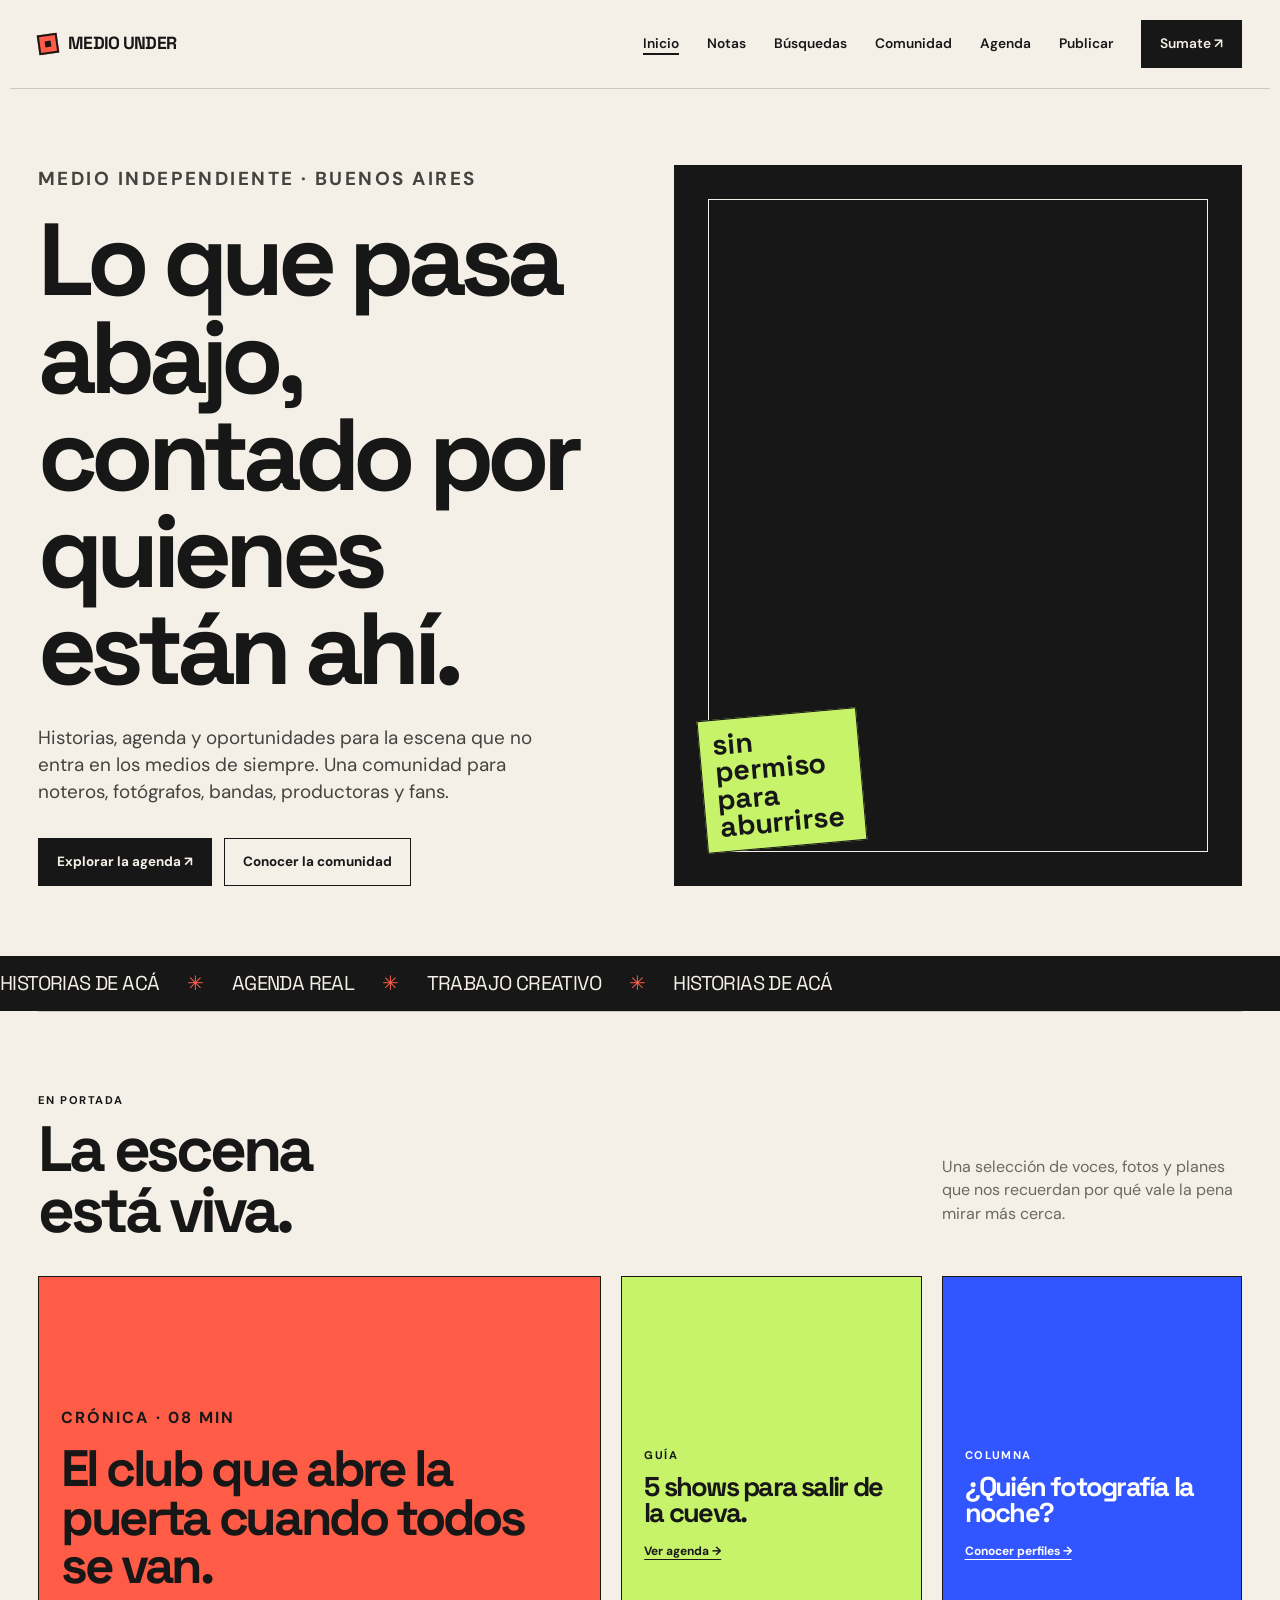
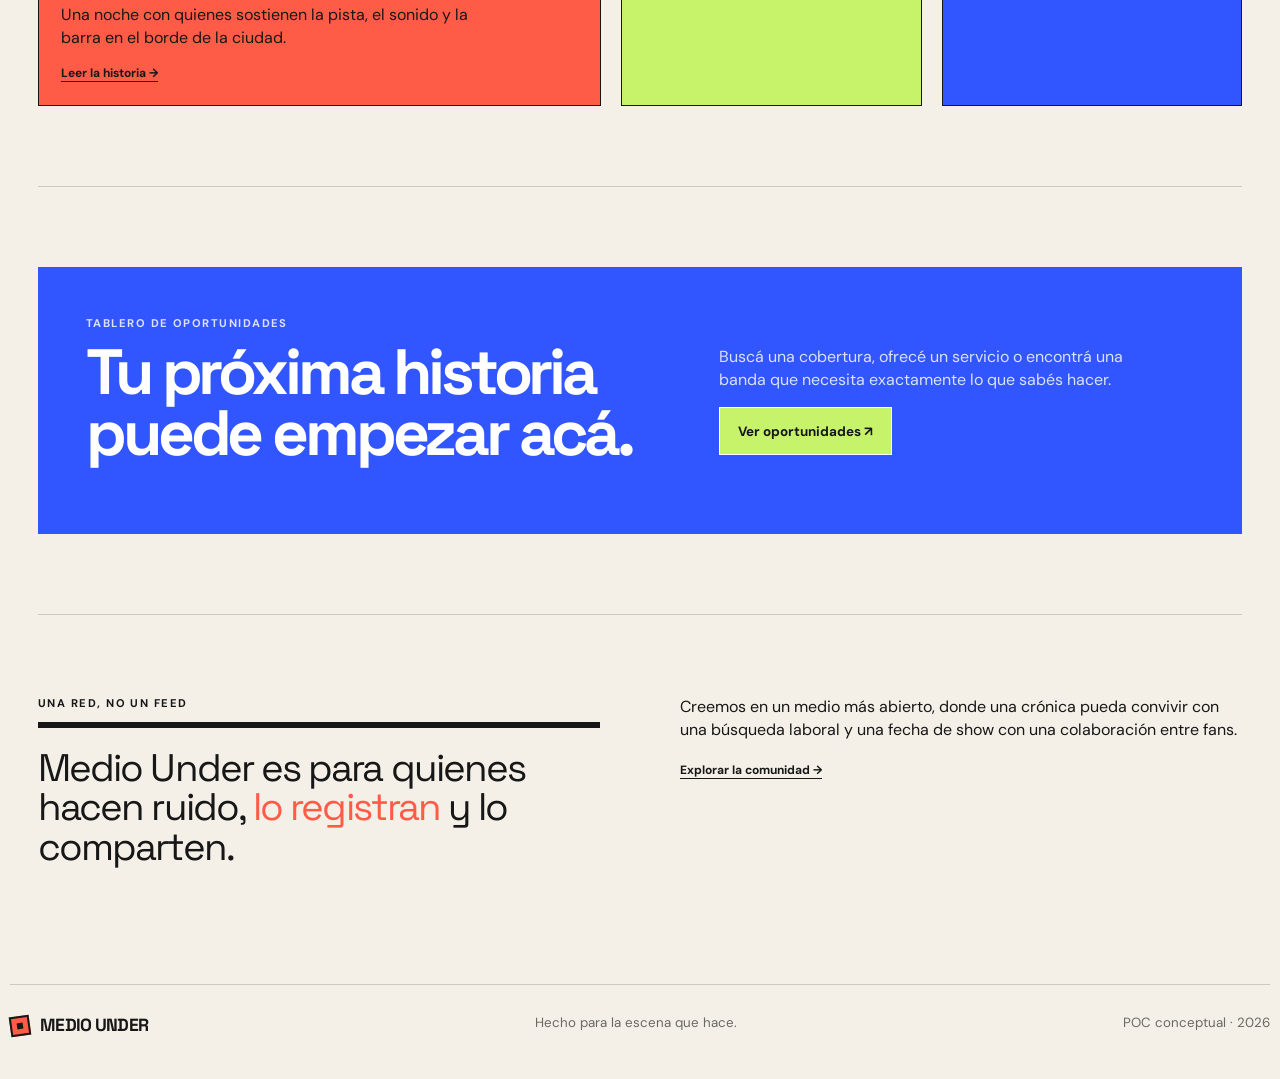
<file: index.html>
<!doctype html>
<html lang="es">
<head><meta charset="utf-8"><meta name="viewport" content="width=device-width,initial-scale=1"><title>Medio Under — Lo que pasa abajo</title><link rel="stylesheet" href="css/styles.css"></head>
<body>
  <header class="site-header"><a class="brand" href="index.html"><span class="brand-mark"></span> MEDIO UNDER</a><button class="menu-toggle" aria-label="Abrir menú" aria-expanded="false">☰</button><nav class="nav"><a href="index.html" aria-current="page">Inicio</a><a href="notas.html">Notas</a><a href="busquedas.html">Búsquedas</a><a href="comunidad.html">Comunidad</a><a href="agenda.html">Agenda</a><a href="publicar.html">Publicar</a><a class="btn btn-dark" href="publicar.html">Sumate ↗</a></nav></header>
  <main>
    <div class="wrap"><section class="hero"><div class="hero-copy"><p class="eyebrow">Medio independiente · Buenos Aires</p><h1>Lo que pasa abajo, contado por quienes están ahí.</h1><p>Historias, agenda y oportunidades para la escena que no entra en los medios de siempre. Una comunidad para noteros, fotógrafos, bandas, productoras y fans.</p><div class="button-row"><a class="btn btn-dark" href="agenda.html">Explorar la agenda ↗</a><a class="btn btn-ghost" href="comunidad.html">Conocer la comunidad</a></div></div><div class="hero-art" aria-label="Fotografía de una escena de música en vivo"><span class="art-label">sin permiso<br>para aburrirse</span></div></section></div>
    <div class="ticker"><span>HISTORIAS DE ACÁ</span><span class="accent">✳</span><span>AGENDA REAL</span><span class="accent">✳</span><span>TRABAJO CREATIVO</span><span class="accent">✳</span><span>HISTORIAS DE ACÁ</span></div>
    <div class="wrap"><section class="section"><div class="section-head"><div><p class="eyebrow">En portada</p><h2>La escena<br>está viva.</h2></div><p>Una selección de voces, fotos y planes que nos recuerdan por qué vale la pena mirar más cerca.</p></div><div class="feature-grid"><article class="story story-main"><div class="story-image"></div><p class="eyebrow">Crónica · 08 min</p><h3>El club que abre la puerta cuando todos se van.</h3><p>Una noche con quienes sostienen la pista, el sonido y la barra en el borde de la ciudad.</p><a class="story-link" href="comunidad.html">Leer la historia →</a></article><article class="story story-small"><div class="story-image"></div><p class="eyebrow">Guía</p><h3>5 shows para salir de la cueva.</h3><a class="story-link" href="agenda.html">Ver agenda →</a></article><article class="story story-small"><div class="story-image"></div><p class="eyebrow">Columna</p><h3>¿Quién fotografía la noche?</h3><a class="story-link" href="comunidad.html">Conocer perfiles →</a></article></div></section>
      <section class="section"><div class="opportunity-band"><div><p class="eyebrow">Tablero de oportunidades</p><h2>Tu próxima historia puede empezar acá.</h2></div><div><p>Buscá una cobertura, ofrecé un servicio o encontrá una banda que necesita exactamente lo que sabés hacer.</p><a class="btn" href="publicar.html">Ver oportunidades ↗</a></div></div></section>
      <section class="section two-col"><div><p class="eyebrow">Una red, no un feed</p><p class="manifesto">Medio Under es para quienes hacen ruido, <em>lo registran</em> y lo comparten.</p></div><div><p>Creemos en un medio más abierto, donde una crónica pueda convivir con una búsqueda laboral y una fecha de show con una colaboración entre fans.</p><a class="story-link" href="comunidad.html">Explorar la comunidad →</a></div></section>
    </div>
  </main>
  <footer class="wrap footer"><a class="brand" href="index.html"><span class="brand-mark"></span> MEDIO UNDER</a><small>Hecho para la escena que hace.</small><small>POC conceptual · 2026</small></footer>
  <script src="js/app.js"></script>
</body></html>
</file>
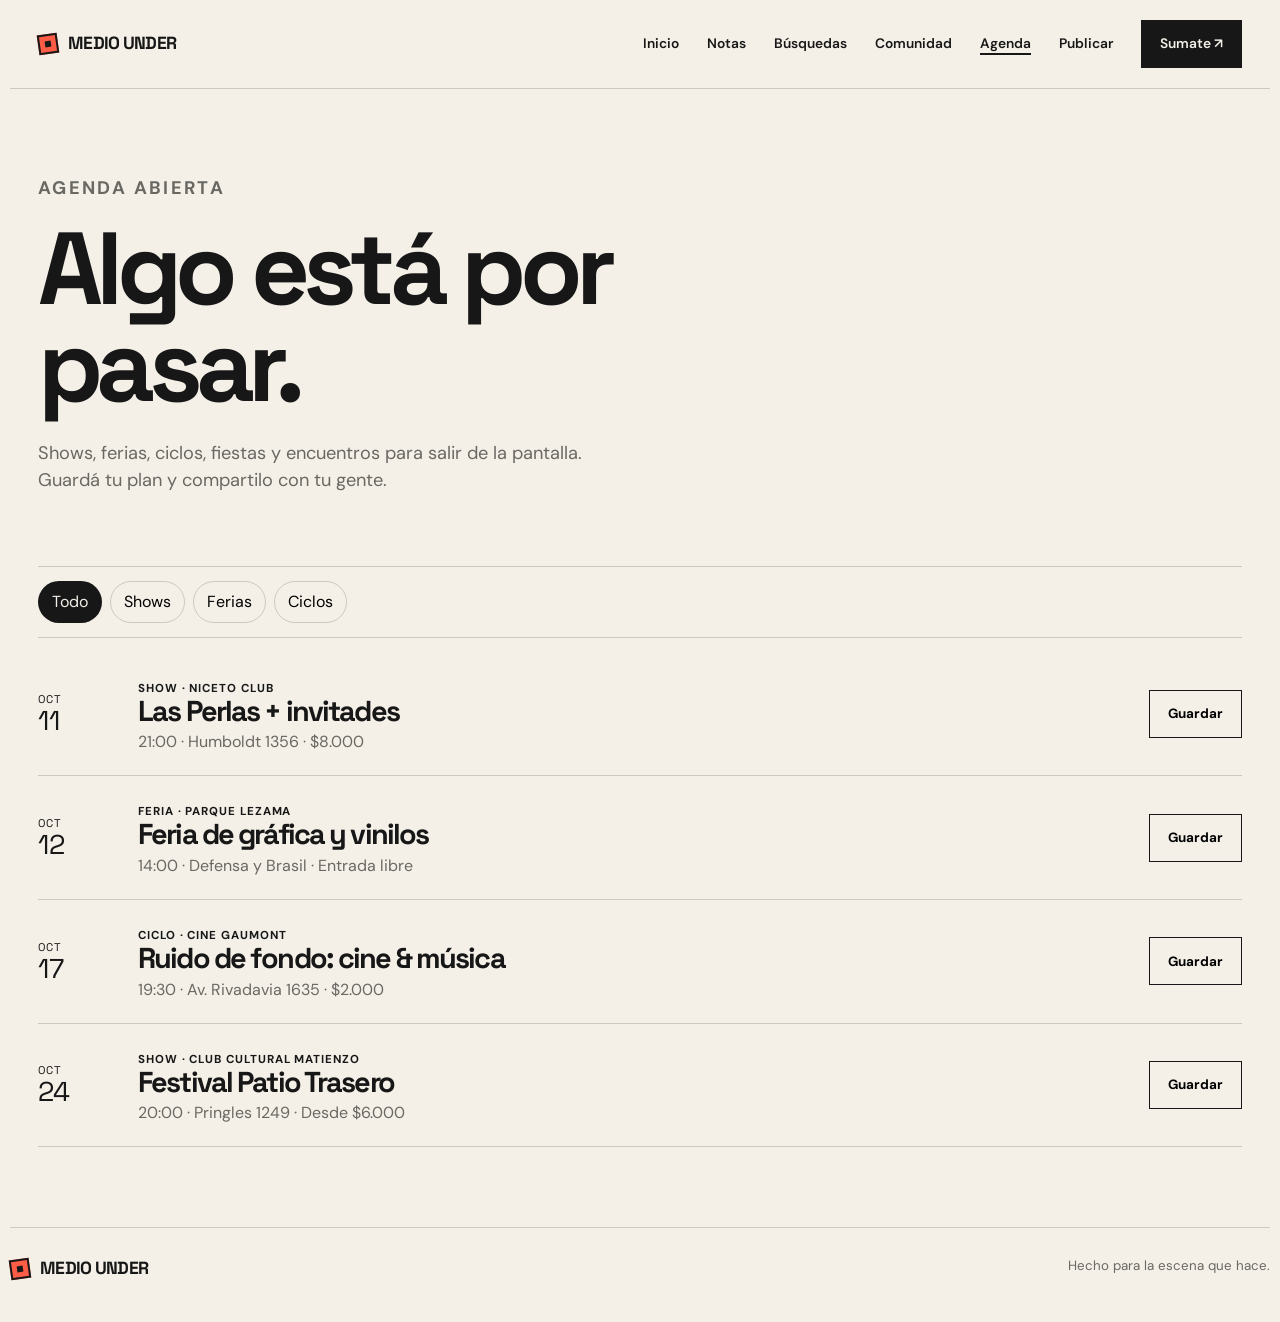
<file: agenda.html>
<!doctype html><html lang="es"><head><meta charset="utf-8"><meta name="viewport" content="width=device-width,initial-scale=1"><title>Agenda — Medio Under</title><link rel="stylesheet" href="css/styles.css"></head><body>
<header class="site-header"><a class="brand" href="index.html"><span class="brand-mark"></span> MEDIO UNDER</a><button class="menu-toggle" aria-label="Abrir menú" aria-expanded="false">☰</button><nav class="nav"><a href="index.html">Inicio</a><a href="notas.html">Notas</a><a href="busquedas.html">Búsquedas</a><a href="comunidad.html">Comunidad</a><a href="agenda.html" aria-current="page">Agenda</a><a href="publicar.html">Publicar</a><a class="btn btn-dark" href="publicar.html">Sumate ↗</a></nav></header>
<main class="wrap"><section class="page-intro"><p class="eyebrow">Agenda abierta</p><h1>Algo está por pasar.</h1><p>Shows, ferias, ciclos, fiestas y encuentros para salir de la pantalla. Guardá tu plan y compartilo con tu gente.</p></section><div class="filter-bar" data-filter-group="events"><button class="filter active" data-filter="all">Todo</button><button class="filter" data-filter="show">Shows</button><button class="filter" data-filter="feria">Ferias</button><button class="filter" data-filter="ciclo">Ciclos</button></div><section class="events"><article class="event" data-filter-item="events" data-category="show"><div class="event-date"><span>OCT</span>11</div><div><span class="event-type">Show · Niceto Club</span><h3>Las Perlas + invitades</h3><p>21:00 · Humboldt 1356 · $8.000</p></div><button class="btn btn-ghost" data-save>Guardar</button></article><article class="event" data-filter-item="events" data-category="feria"><div class="event-date"><span>OCT</span>12</div><div><span class="event-type">Feria · Parque Lezama</span><h3>Feria de gráfica y vinilos</h3><p>14:00 · Defensa y Brasil · Entrada libre</p></div><button class="btn btn-ghost" data-save>Guardar</button></article><article class="event" data-filter-item="events" data-category="ciclo"><div class="event-date"><span>OCT</span>17</div><div><span class="event-type">Ciclo · Cine Gaumont</span><h3>Ruido de fondo: cine & música</h3><p>19:30 · Av. Rivadavia 1635 · $2.000</p></div><button class="btn btn-ghost" data-save>Guardar</button></article><article class="event" data-filter-item="events" data-category="show"><div class="event-date"><span>OCT</span>24</div><div><span class="event-type">Show · Club Cultural Matienzo</span><h3>Festival Patio Trasero</h3><p>20:00 · Pringles 1249 · Desde $6.000</p></div><button class="btn btn-ghost" data-save>Guardar</button></article></section><p class="empty" data-empty="events">Todavía no hay fechas de este tipo. Podés publicar una.</p></main>
<footer class="wrap footer"><a class="brand" href="index.html"><span class="brand-mark"></span> MEDIO UNDER</a><small>Hecho para la escena que hace.</small></footer><script src="js/app.js"></script></body></html>
</file>
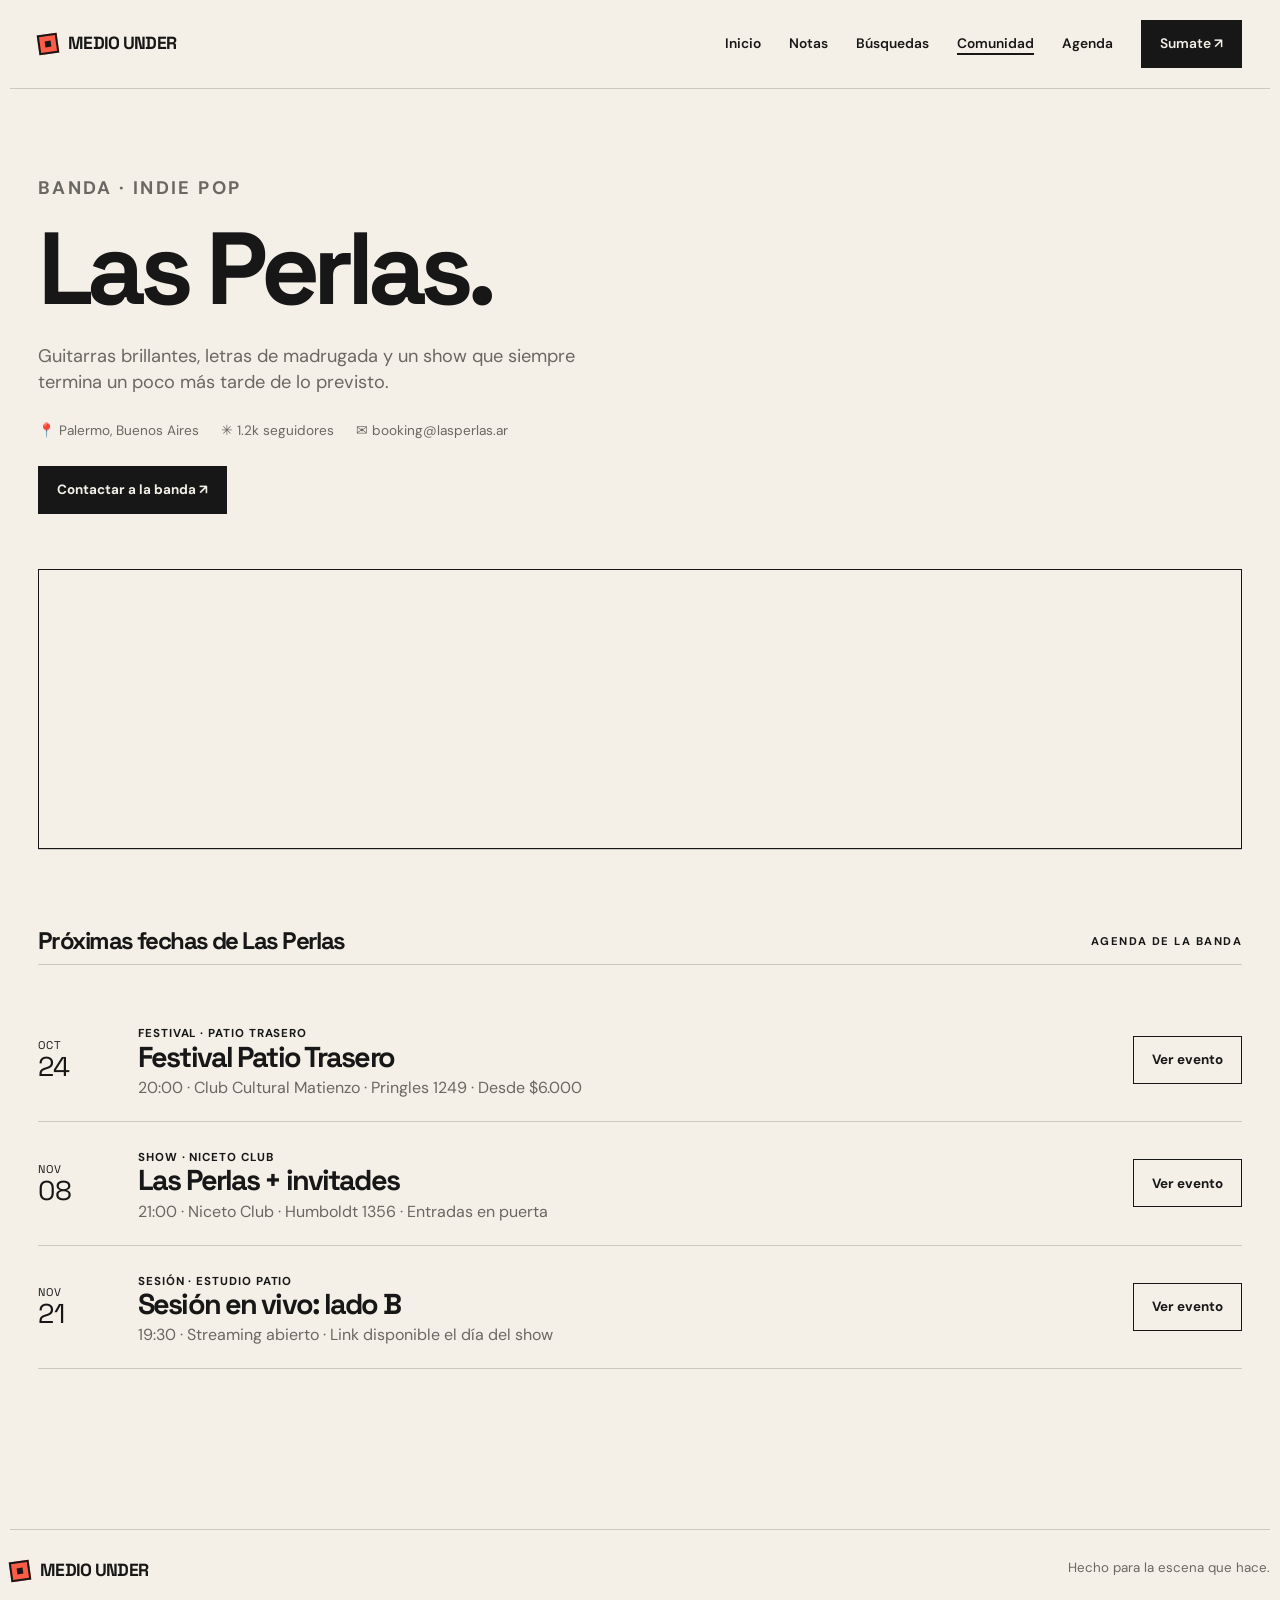
<file: banda-las-perlas.html>
<!doctype html><html lang="es"><head><meta charset="utf-8"><meta name="viewport" content="width=device-width,initial-scale=1"><title>Las Perlas — Medio Under</title><link rel="stylesheet" href="css/styles.css"></head><body>
<header class="site-header"><a class="brand" href="index.html"><span class="brand-mark"></span> MEDIO UNDER</a><nav class="nav"><a href="index.html">Inicio</a><a href="notas.html">Notas</a><a href="busquedas.html">Búsquedas</a><a href="comunidad.html" aria-current="page">Comunidad</a><a href="agenda.html">Agenda</a><a class="btn btn-dark" href="publicar.html">Sumate ↗</a></nav></header>
<main class="wrap"><section class="page-intro"><p class="eyebrow">Banda · Indie pop</p><h1>Las Perlas.</h1><p>Guitarras brillantes, letras de madrugada y un show que siempre termina un poco más tarde de lo previsto.</p><div class="band-meta"><span>📍 Palermo, Buenos Aires</span><span>✳ 1.2k seguidores</span><span>✉ booking@lasperlas.ar</span></div><a class="btn btn-dark" href="publicar.html">Contactar a la banda ↗</a></section><div class="band-hero perlas" role="img" aria-label="Banda tocando en vivo"></div><section class="section"><div class="section-label"><h3>Próximas fechas de Las Perlas</h3><span class="eyebrow">Agenda de la banda</span></div><div class="events"><article class="event"><div class="event-date"><span>OCT</span>24</div><div><span class="event-type">Festival · Patio Trasero</span><h3>Festival Patio Trasero</h3><p>20:00 · Club Cultural Matienzo · Pringles 1249 · Desde $6.000</p></div><a class="btn btn-ghost" href="agenda.html">Ver evento</a></article><article class="event"><div class="event-date"><span>NOV</span>08</div><div><span class="event-type">Show · Niceto Club</span><h3>Las Perlas + invitades</h3><p>21:00 · Niceto Club · Humboldt 1356 · Entradas en puerta</p></div><a class="btn btn-ghost" href="agenda.html">Ver evento</a></article><article class="event"><div class="event-date"><span>NOV</span>21</div><div><span class="event-type">Sesión · Estudio Patio</span><h3>Sesión en vivo: lado B</h3><p>19:30 · Streaming abierto · Link disponible el día del show</p></div><a class="btn btn-ghost" href="agenda.html">Ver evento</a></article></div></section></main><footer class="wrap footer"><a class="brand" href="index.html"><span class="brand-mark"></span> MEDIO UNDER</a><small>Hecho para la escena que hace.</small></footer></body></html>
</file>
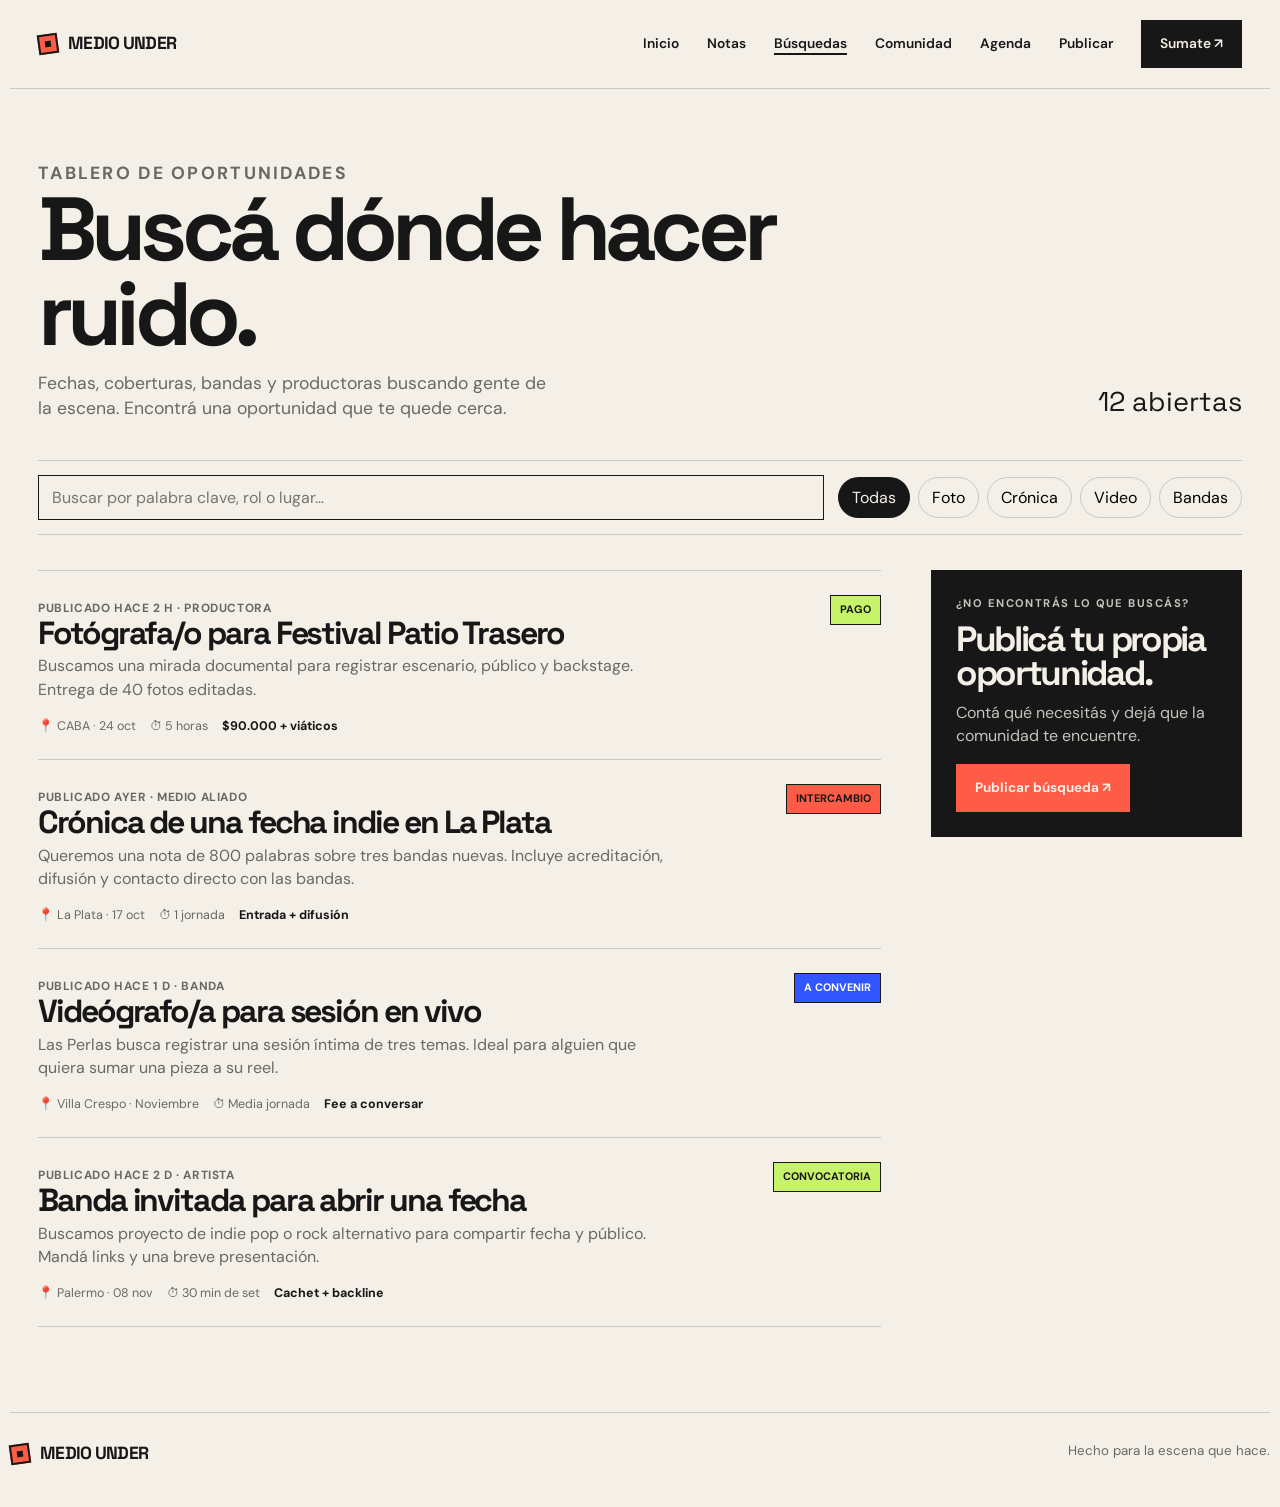
<file: busquedas.html>
<!doctype html><html lang="es"><head><meta charset="utf-8"><meta name="viewport" content="width=device-width,initial-scale=1"><title>Búsquedas — Medio Under</title><link rel="stylesheet" href="css/styles.css"></head><body>
<header class="site-header"><a class="brand" href="index.html"><span class="brand-mark"></span> MEDIO UNDER</a><button class="menu-toggle" aria-label="Abrir menú" aria-expanded="false">☰</button><nav class="nav"><a href="index.html">Inicio</a><a href="notas.html">Notas</a><a href="busquedas.html" aria-current="page">Búsquedas</a><a href="comunidad.html">Comunidad</a><a href="agenda.html">Agenda</a><a href="publicar.html">Publicar</a><a class="btn btn-dark" href="publicar.html">Sumate ↗</a></nav></header>
<main class="wrap"><section class="search-hero"><div><p class="eyebrow">Tablero de oportunidades</p><h1>Buscá dónde hacer ruido.</h1><p>Fechas, coberturas, bandas y productoras buscando gente de la escena. Encontrá una oportunidad que te quede cerca.</p></div><div class="search-count">12 abiertas</div></section>
<section class="search-controls"><input class="search-input" type="search" placeholder="Buscar por palabra clave, rol o lugar…" aria-label="Buscar oportunidades" data-search="opportunities"><div class="filter-bar" data-filter-group="opportunities"><button class="filter active" data-filter="all">Todas</button><button class="filter" data-filter="foto">Foto</button><button class="filter" data-filter="cronica">Crónica</button><button class="filter" data-filter="video">Video</button><button class="filter" data-filter="musica">Bandas</button></div></section>
<section class="opportunities"><div class="opportunity-list"><article class="opportunity" data-filter-item="opportunities" data-category="foto"><div class="opportunity-top"><div><span class="note-meta">Publicado hace 2 h · Productora</span><h3>Fotógrafa/o para Festival Patio Trasero</h3></div><span class="opportunity-tag">Pago</span></div><p>Buscamos una mirada documental para registrar escenario, público y backstage. Entrega de 40 fotos editadas.</p><div class="opportunity-meta"><span>📍 CABA · 24 oct</span><span>⏱ 5 horas</span><strong>$90.000 + viáticos</strong></div></article><article class="opportunity" data-filter-item="opportunities" data-category="cronica"><div class="opportunity-top"><div><span class="note-meta">Publicado ayer · Medio aliado</span><h3>Crónica de una fecha indie en La Plata</h3></div><span class="opportunity-tag">Intercambio</span></div><p>Queremos una nota de 800 palabras sobre tres bandas nuevas. Incluye acreditación, difusión y contacto directo con las bandas.</p><div class="opportunity-meta"><span>📍 La Plata · 17 oct</span><span>⏱ 1 jornada</span><strong>Entrada + difusión</strong></div></article><article class="opportunity" data-filter-item="opportunities" data-category="video"><div class="opportunity-top"><div><span class="note-meta">Publicado hace 1 d · Banda</span><h3>Videógrafo/a para sesión en vivo</h3></div><span class="opportunity-tag">A convenir</span></div><p>Las Perlas busca registrar una sesión íntima de tres temas. Ideal para alguien que quiera sumar una pieza a su reel.</p><div class="opportunity-meta"><span>📍 Villa Crespo · Noviembre</span><span>⏱ Media jornada</span><strong>Fee a conversar</strong></div></article><article class="opportunity" data-filter-item="opportunities" data-category="musica"><div class="opportunity-top"><div><span class="note-meta">Publicado hace 2 d · Artista</span><h3>Banda invitada para abrir una fecha</h3></div><span class="opportunity-tag">Convocatoria</span></div><p>Buscamos proyecto de indie pop o rock alternativo para compartir fecha y público. Mandá links y una breve presentación.</p><div class="opportunity-meta"><span>📍 Palermo · 08 nov</span><span>⏱ 30 min de set</span><strong>Cachet + backline</strong></div></article></div><aside class="search-aside"><p class="eyebrow">¿No encontrás lo que buscás?</p><h3>Publicá tu propia oportunidad.</h3><p>Contá qué necesitás y dejá que la comunidad te encuentre.</p><a class="btn" href="publicar.html">Publicar búsqueda ↗</a></aside></section><p class="empty" data-empty="opportunities">No encontramos búsquedas con esos filtros. Probá con otra palabra o publicá una nueva.</p></main>
<footer class="wrap footer"><a class="brand" href="index.html"><span class="brand-mark"></span> MEDIO UNDER</a><small>Hecho para la escena que hace.</small></footer><script src="js/app.js"></script></body></html>
</file>
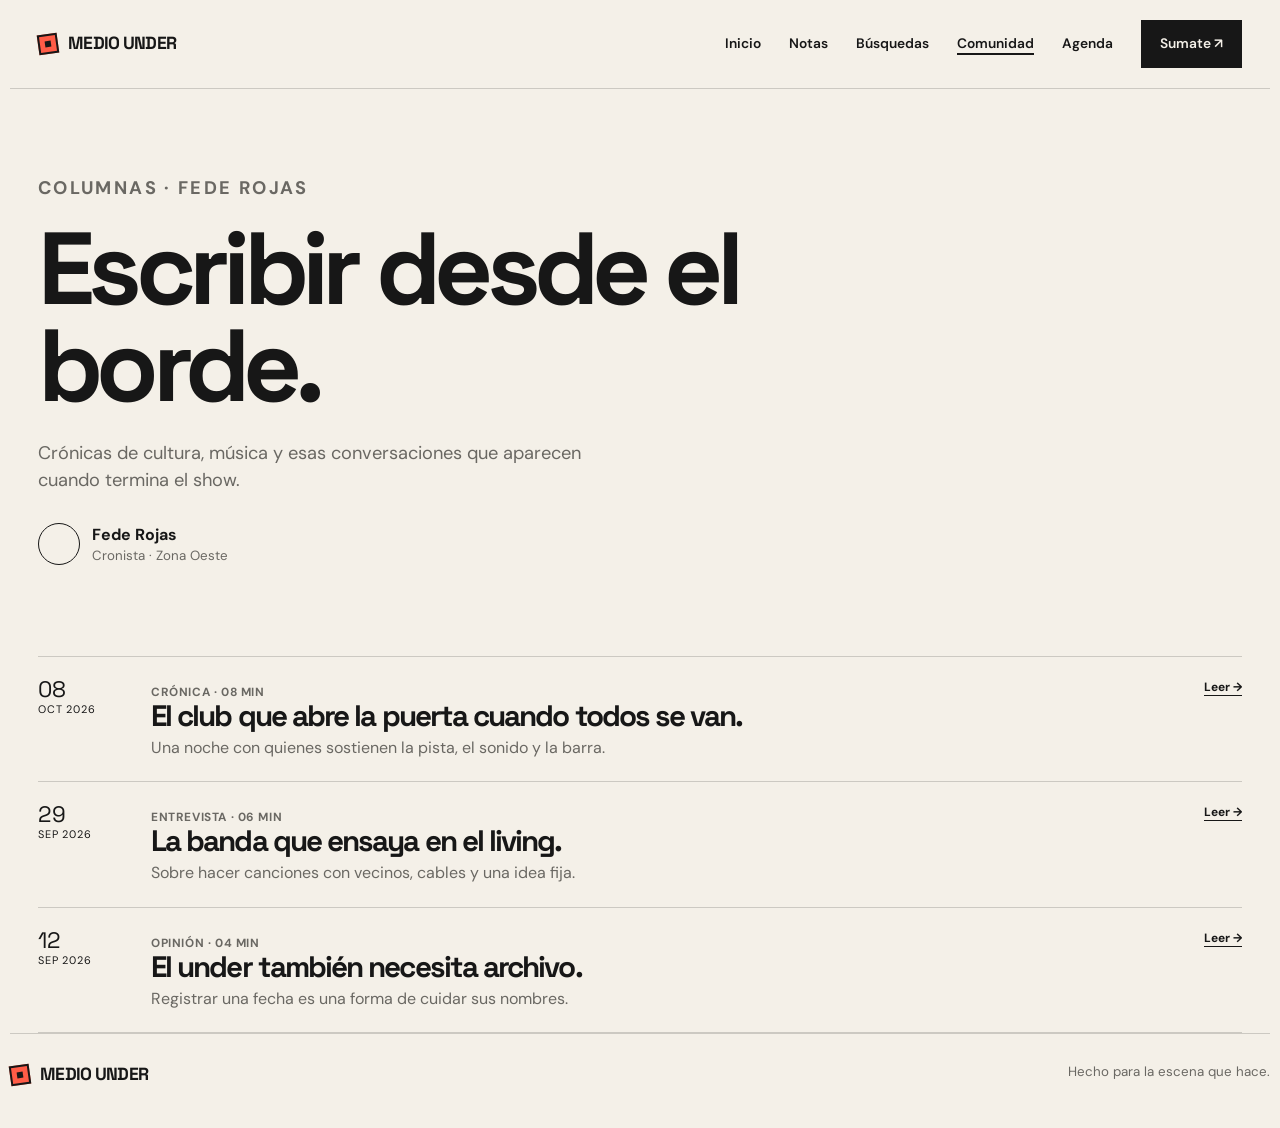
<file: columnas-fede.html>
<!doctype html><html lang="es"><head><meta charset="utf-8"><meta name="viewport" content="width=device-width,initial-scale=1"><title>Columnas de Fede Rojas — Medio Under</title><link rel="stylesheet" href="css/styles.css"></head><body>
<header class="site-header"><a class="brand" href="index.html"><span class="brand-mark"></span> MEDIO UNDER</a><nav class="nav"><a href="index.html">Inicio</a><a href="notas.html">Notas</a><a href="busquedas.html">Búsquedas</a><a href="comunidad.html" aria-current="page">Comunidad</a><a href="agenda.html">Agenda</a><a class="btn btn-dark" href="publicar.html">Sumate ↗</a></nav></header>
<main class="wrap"><section class="page-intro"><p class="eyebrow">Columnas · Fede Rojas</p><h1>Escribir desde el borde.</h1><p>Crónicas de cultura, música y esas conversaciones que aparecen cuando termina el show.</p><div class="byline"><div class="avatar b"></div><div><strong>Fede Rojas</strong><small>Cronista · Zona Oeste</small></div></div></section><section class="columns-list"><article class="column-row"><div class="column-date">08<small>OCT 2026</small></div><div><span class="note-meta">Crónica · 08 min</span><h3>El club que abre la puerta cuando todos se van.</h3><p>Una noche con quienes sostienen la pista, el sonido y la barra.</p></div><a class="story-link" href="nota-club.html">Leer →</a></article><article class="column-row"><div class="column-date">29<small>SEP 2026</small></div><div><span class="note-meta">Entrevista · 06 min</span><h3>La banda que ensaya en el living.</h3><p>Sobre hacer canciones con vecinos, cables y una idea fija.</p></div><a class="story-link" href="nota-club.html">Leer →</a></article><article class="column-row"><div class="column-date">12<small>SEP 2026</small></div><div><span class="note-meta">Opinión · 04 min</span><h3>El under también necesita archivo.</h3><p>Registrar una fecha es una forma de cuidar sus nombres.</p></div><a class="story-link" href="nota-club.html">Leer →</a></article></section></main><footer class="wrap footer"><a class="brand" href="index.html"><span class="brand-mark"></span> MEDIO UNDER</a><small>Hecho para la escena que hace.</small></footer></body></html>
</file>
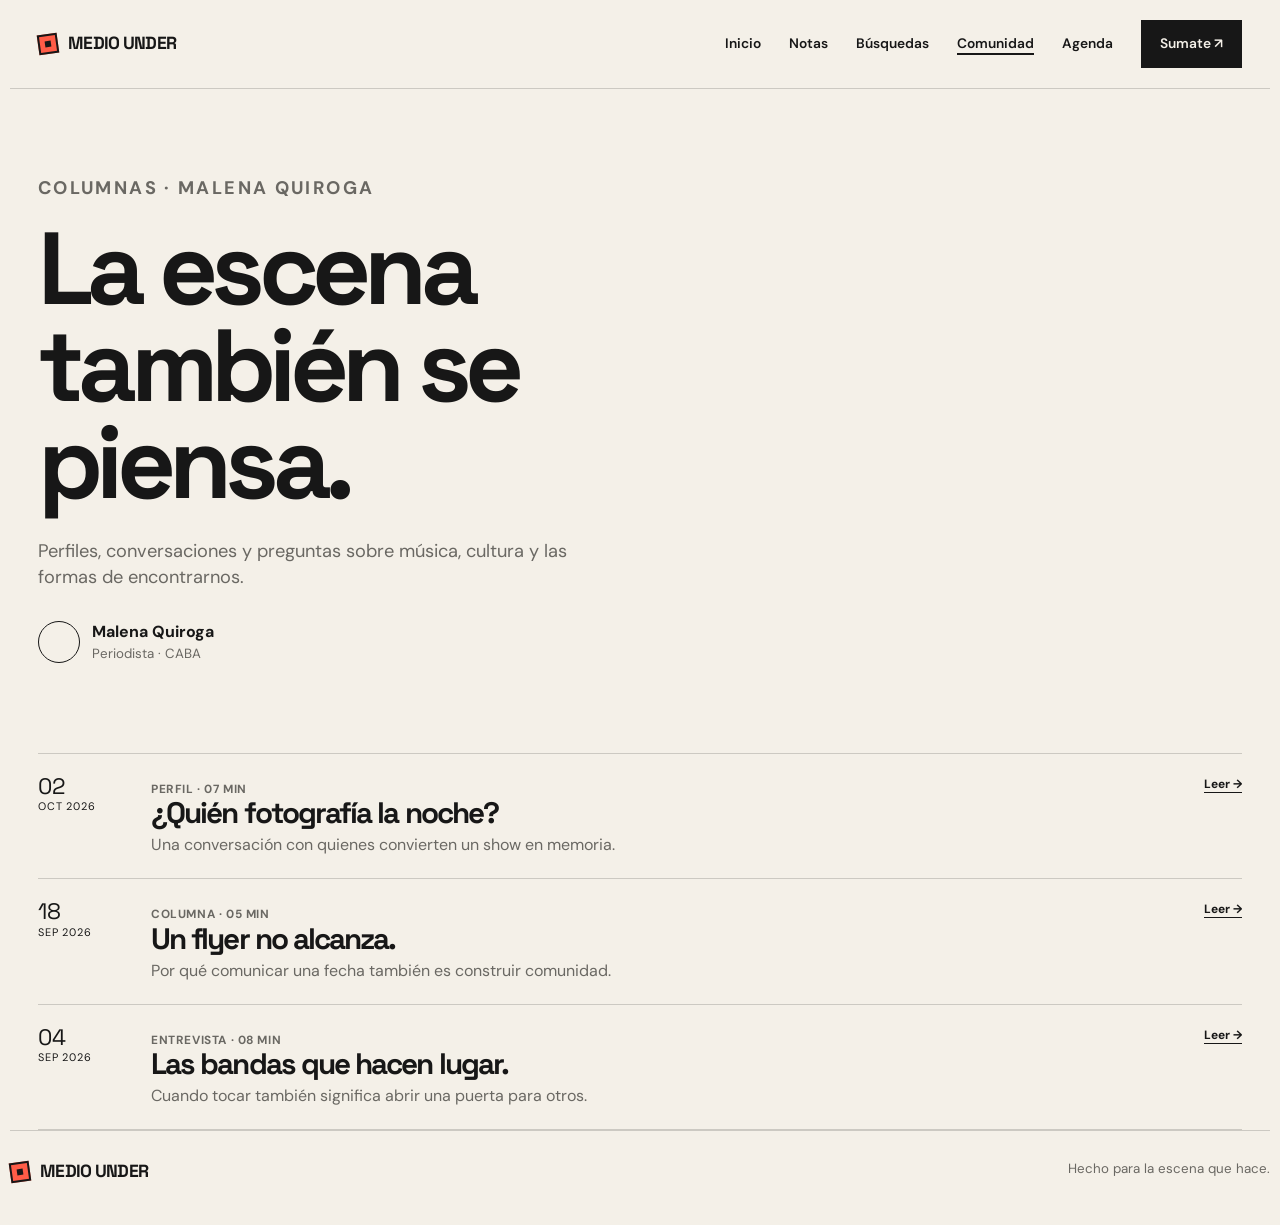
<file: columnas-malena.html>
<!doctype html><html lang="es"><head><meta charset="utf-8"><meta name="viewport" content="width=device-width,initial-scale=1"><title>Columnas de Malena Quiroga — Medio Under</title><link rel="stylesheet" href="css/styles.css"></head><body>
<header class="site-header"><a class="brand" href="index.html"><span class="brand-mark"></span> MEDIO UNDER</a><nav class="nav"><a href="index.html">Inicio</a><a href="notas.html">Notas</a><a href="busquedas.html">Búsquedas</a><a href="comunidad.html" aria-current="page">Comunidad</a><a href="agenda.html">Agenda</a><a class="btn btn-dark" href="publicar.html">Sumate ↗</a></nav></header>
<main class="wrap"><section class="page-intro"><p class="eyebrow">Columnas · Malena Quiroga</p><h1>La escena también se piensa.</h1><p>Perfiles, conversaciones y preguntas sobre música, cultura y las formas de encontrarnos.</p><div class="byline"><div class="avatar e"></div><div><strong>Malena Quiroga</strong><small>Periodista · CABA</small></div></div></section><section class="columns-list"><article class="column-row"><div class="column-date">02<small>OCT 2026</small></div><div><span class="note-meta">Perfil · 07 min</span><h3>¿Quién fotografía la noche?</h3><p>Una conversación con quienes convierten un show en memoria.</p></div><a class="story-link" href="nota-club.html">Leer →</a></article><article class="column-row"><div class="column-date">18<small>SEP 2026</small></div><div><span class="note-meta">Columna · 05 min</span><h3>Un flyer no alcanza.</h3><p>Por qué comunicar una fecha también es construir comunidad.</p></div><a class="story-link" href="nota-club.html">Leer →</a></article><article class="column-row"><div class="column-date">04<small>SEP 2026</small></div><div><span class="note-meta">Entrevista · 08 min</span><h3>Las bandas que hacen lugar.</h3><p>Cuando tocar también significa abrir una puerta para otros.</p></div><a class="story-link" href="nota-club.html">Leer →</a></article></section></main><footer class="wrap footer"><a class="brand" href="index.html"><span class="brand-mark"></span> MEDIO UNDER</a><small>Hecho para la escena que hace.</small></footer></body></html>
</file>
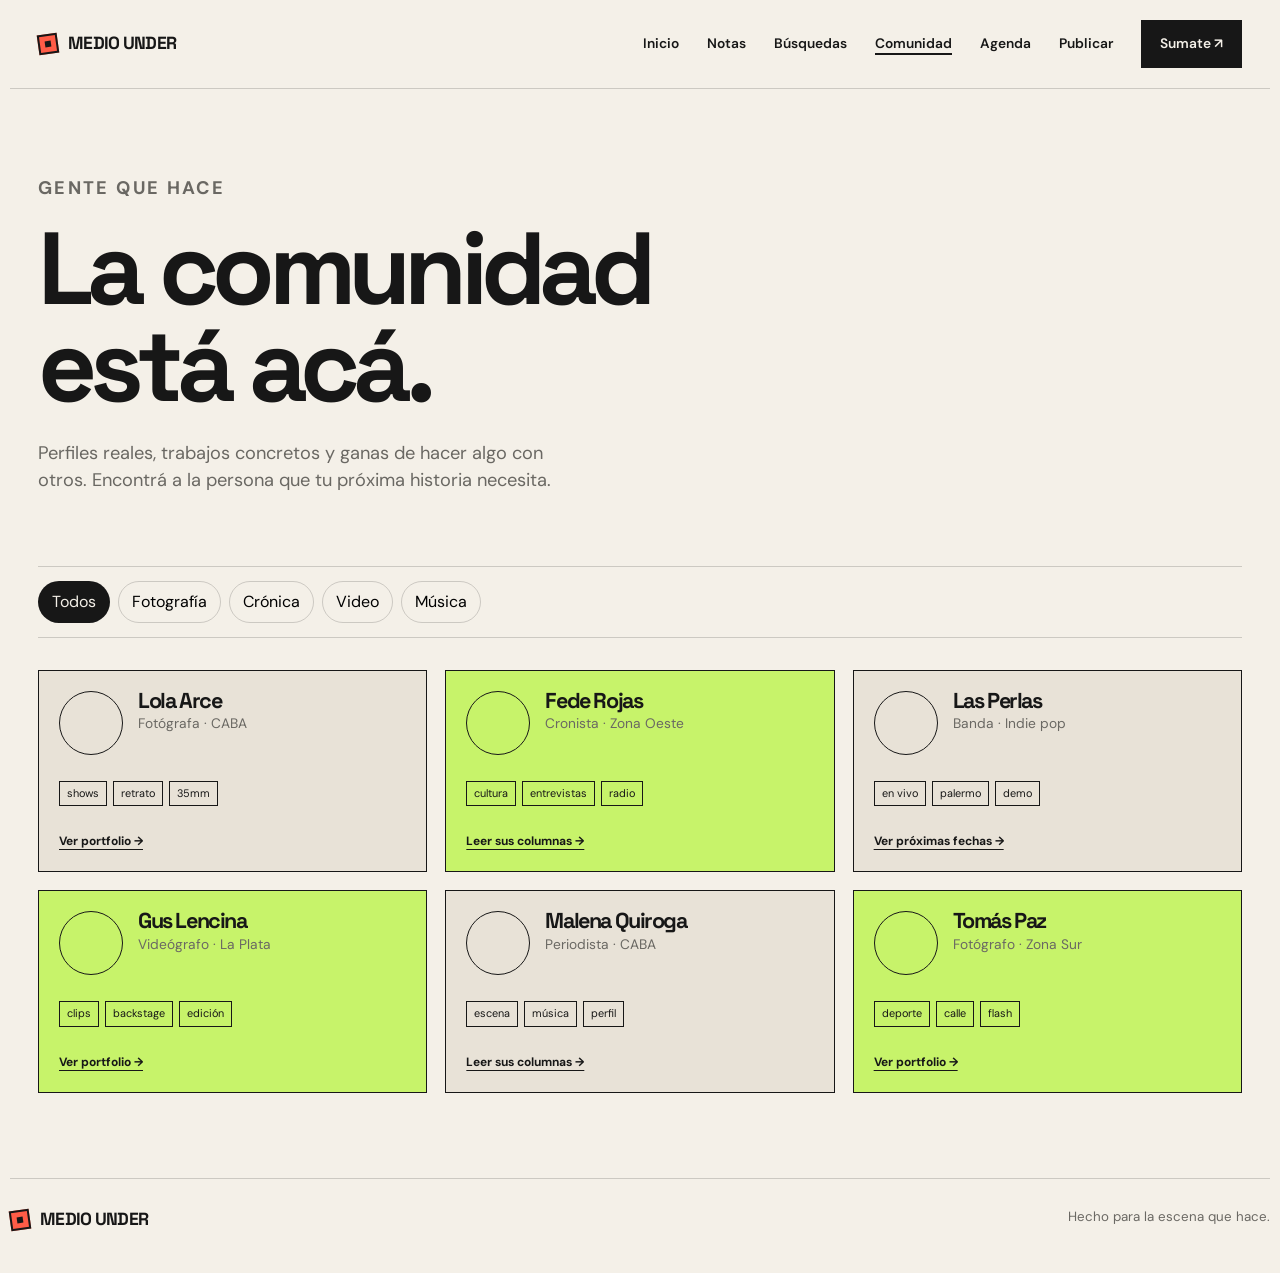
<file: comunidad.html>
<!doctype html><html lang="es"><head><meta charset="utf-8"><meta name="viewport" content="width=device-width,initial-scale=1"><title>Comunidad — Medio Under</title><link rel="stylesheet" href="css/styles.css"></head><body>
<header class="site-header"><a class="brand" href="index.html"><span class="brand-mark"></span> MEDIO UNDER</a><button class="menu-toggle" aria-label="Abrir menú" aria-expanded="false">☰</button><nav class="nav"><a href="index.html">Inicio</a><a href="notas.html">Notas</a><a href="busquedas.html">Búsquedas</a><a href="comunidad.html" aria-current="page">Comunidad</a><a href="agenda.html">Agenda</a><a href="publicar.html">Publicar</a><a class="btn btn-dark" href="publicar.html">Sumate ↗</a></nav></header>
<main class="wrap"><section class="page-intro"><p class="eyebrow">Gente que hace</p><h1>La comunidad está acá.</h1><p>Perfiles reales, trabajos concretos y ganas de hacer algo con otros. Encontrá a la persona que tu próxima historia necesita.</p></section>
<div class="filter-bar" data-filter-group="profiles"><button class="filter active" data-filter="all">Todos</button><button class="filter" data-filter="foto">Fotografía</button><button class="filter" data-filter="cronica">Crónica</button><button class="filter" data-filter="video">Video</button><button class="filter" data-filter="musica">Música</button></div>
<section class="profiles"><article class="profile" data-filter-item="profiles" data-category="foto"><div class="profile-top"><div class="avatar a"></div><div><h3>Lola Arce</h3><span class="profile-role">Fotógrafa · CABA</span></div></div><div class="tags"><span class="tag">shows</span><span class="tag">retrato</span><span class="tag">35mm</span></div><a class="story-link" href="portfolio-lola.html">Ver portfolio →</a></article><article class="profile" data-filter-item="profiles" data-category="cronica"><div class="profile-top"><div class="avatar b"></div><div><h3>Fede Rojas</h3><span class="profile-role">Cronista · Zona Oeste</span></div></div><div class="tags"><span class="tag">cultura</span><span class="tag">entrevistas</span><span class="tag">radio</span></div><a class="story-link" href="columnas-fede.html">Leer sus columnas →</a></article><article class="profile" data-filter-item="profiles" data-category="musica"><div class="profile-top"><div class="avatar c"></div><div><h3>Las Perlas</h3><span class="profile-role">Banda · Indie pop</span></div></div><div class="tags"><span class="tag">en vivo</span><span class="tag">palermo</span><span class="tag">demo</span></div><a class="story-link" href="banda-las-perlas.html">Ver próximas fechas →</a></article><article class="profile" data-filter-item="profiles" data-category="video"><div class="profile-top"><div class="avatar d"></div><div><h3>Gus Lencina</h3><span class="profile-role">Videógrafo · La Plata</span></div></div><div class="tags"><span class="tag">clips</span><span class="tag">backstage</span><span class="tag">edición</span></div><a class="story-link" href="portfolio-gus.html">Ver portfolio →</a></article><article class="profile" data-filter-item="profiles" data-category="cronica"><div class="profile-top"><div class="avatar e"></div><div><h3>Malena Quiroga</h3><span class="profile-role">Periodista · CABA</span></div></div><div class="tags"><span class="tag">escena</span><span class="tag">música</span><span class="tag">perfil</span></div><a class="story-link" href="columnas-malena.html">Leer sus columnas →</a></article><article class="profile" data-filter-item="profiles" data-category="foto"><div class="profile-top"><div class="avatar f"></div><div><h3>Tomás Paz</h3><span class="profile-role">Fotógrafo · Zona Sur</span></div></div><div class="tags"><span class="tag">deporte</span><span class="tag">calle</span><span class="tag">flash</span></div><a class="story-link" href="portfolio-tomas.html">Ver portfolio →</a></article></section><p class="empty" data-empty="profiles">No encontramos perfiles con ese filtro todavía. Probá con otra categoría.</p></main>
<footer class="wrap footer"><a class="brand" href="index.html"><span class="brand-mark"></span> MEDIO UNDER</a><small>Hecho para la escena que hace.</small></footer><script src="js/app.js"></script></body></html>
</file>
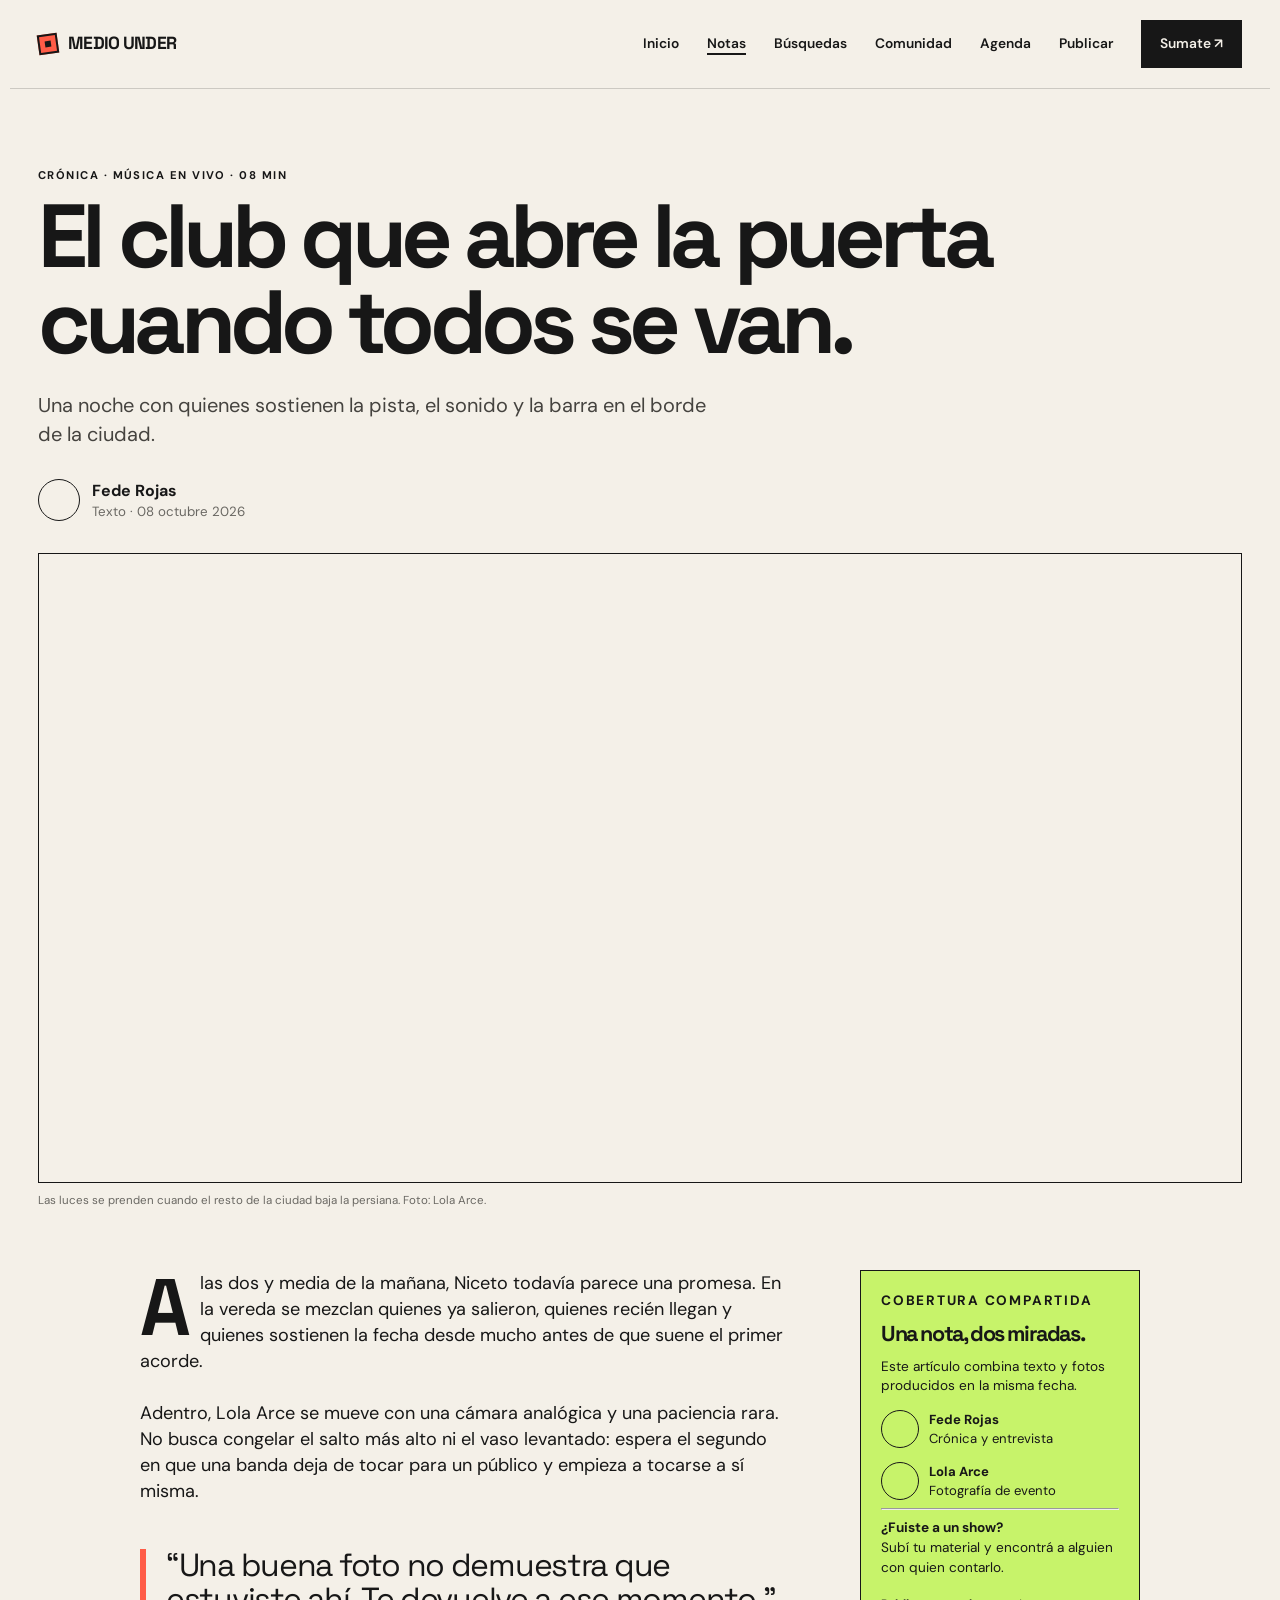
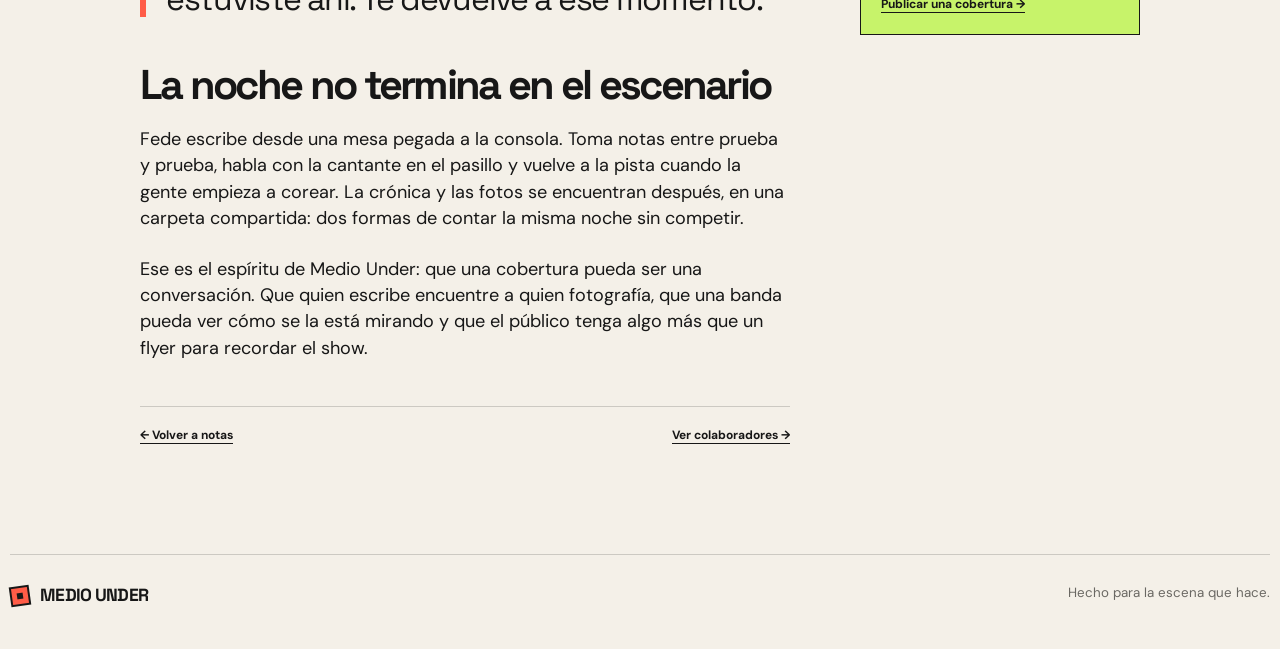
<file: nota-club.html>
<!doctype html><html lang="es"><head><meta charset="utf-8"><meta name="viewport" content="width=device-width,initial-scale=1"><title>El club que abre la puerta — Medio Under</title><link rel="stylesheet" href="css/styles.css"></head><body>
<header class="site-header"><a class="brand" href="index.html"><span class="brand-mark"></span> MEDIO UNDER</a><button class="menu-toggle" aria-label="Abrir menú" aria-expanded="false">☰</button><nav class="nav"><a href="index.html">Inicio</a><a href="notas.html" aria-current="page">Notas</a><a href="busquedas.html">Búsquedas</a><a href="comunidad.html">Comunidad</a><a href="agenda.html">Agenda</a><a href="publicar.html">Publicar</a><a class="btn btn-dark" href="publicar.html">Sumate ↗</a></nav></header>
<main class="wrap"><header class="article-header"><p class="eyebrow">Crónica · Música en vivo · 08 min</p><h1>El club que abre la puerta cuando todos se van.</h1><p class="article-subtitle">Una noche con quienes sostienen la pista, el sonido y la barra en el borde de la ciudad.</p><div class="byline"><div class="avatar b"></div><div><strong>Fede Rojas</strong><small>Texto · 08 octubre 2026</small></div></div></header><div class="article-hero" role="img" aria-label="Micrófono en un escenario de música en vivo"></div><p class="caption">Las luces se prenden cuando el resto de la ciudad baja la persiana. Foto: Lola Arce.</p><div class="article-layout"><article class="article-body"><p class="dropcap">A las dos y media de la mañana, Niceto todavía parece una promesa. En la vereda se mezclan quienes ya salieron, quienes recién llegan y quienes sostienen la fecha desde mucho antes de que suene el primer acorde.</p><p>Adentro, Lola Arce se mueve con una cámara analógica y una paciencia rara. No busca congelar el salto más alto ni el vaso levantado: espera el segundo en que una banda deja de tocar para un público y empieza a tocarse a sí misma.</p><blockquote class="article-pull">“Una buena foto no demuestra que estuviste ahí. Te devuelve a ese momento.”</blockquote><h2>La noche no termina en el escenario</h2><p>Fede escribe desde una mesa pegada a la consola. Toma notas entre prueba y prueba, habla con la cantante en el pasillo y vuelve a la pista cuando la gente empieza a corear. La crónica y las fotos se encuentran después, en una carpeta compartida: dos formas de contar la misma noche sin competir.</p><p>Ese es el espíritu de Medio Under: que una cobertura pueda ser una conversación. Que quien escribe encuentre a quien fotografía, que una banda pueda ver cómo se la está mirando y que el público tenga algo más que un flyer para recordar el show.</p><p class="article-footer"><a class="story-link" href="notas.html">← Volver a notas</a><a class="story-link" href="comunidad.html">Ver colaboradores →</a></p></article><aside class="credits"><p class="eyebrow">Cobertura compartida</p><h3>Una nota, dos miradas.</h3><p>Este artículo combina texto y fotos producidos en la misma fecha.</p><div class="credit-person"><div class="avatar b"></div><span><strong>Fede Rojas</strong><br>Crónica y entrevista</span></div><div class="credit-person"><div class="avatar a"></div><span><strong>Lola Arce</strong><br>Fotografía de evento</span></div><hr><p><strong>¿Fuiste a un show?</strong><br>Subí tu material y encontrá a alguien con quien contarlo.</p><a class="story-link" href="publicar.html">Publicar una cobertura →</a></aside></div></main>
<footer class="wrap footer"><a class="brand" href="index.html"><span class="brand-mark"></span> MEDIO UNDER</a><small>Hecho para la escena que hace.</small></footer><script src="js/app.js"></script></body></html>
</file>
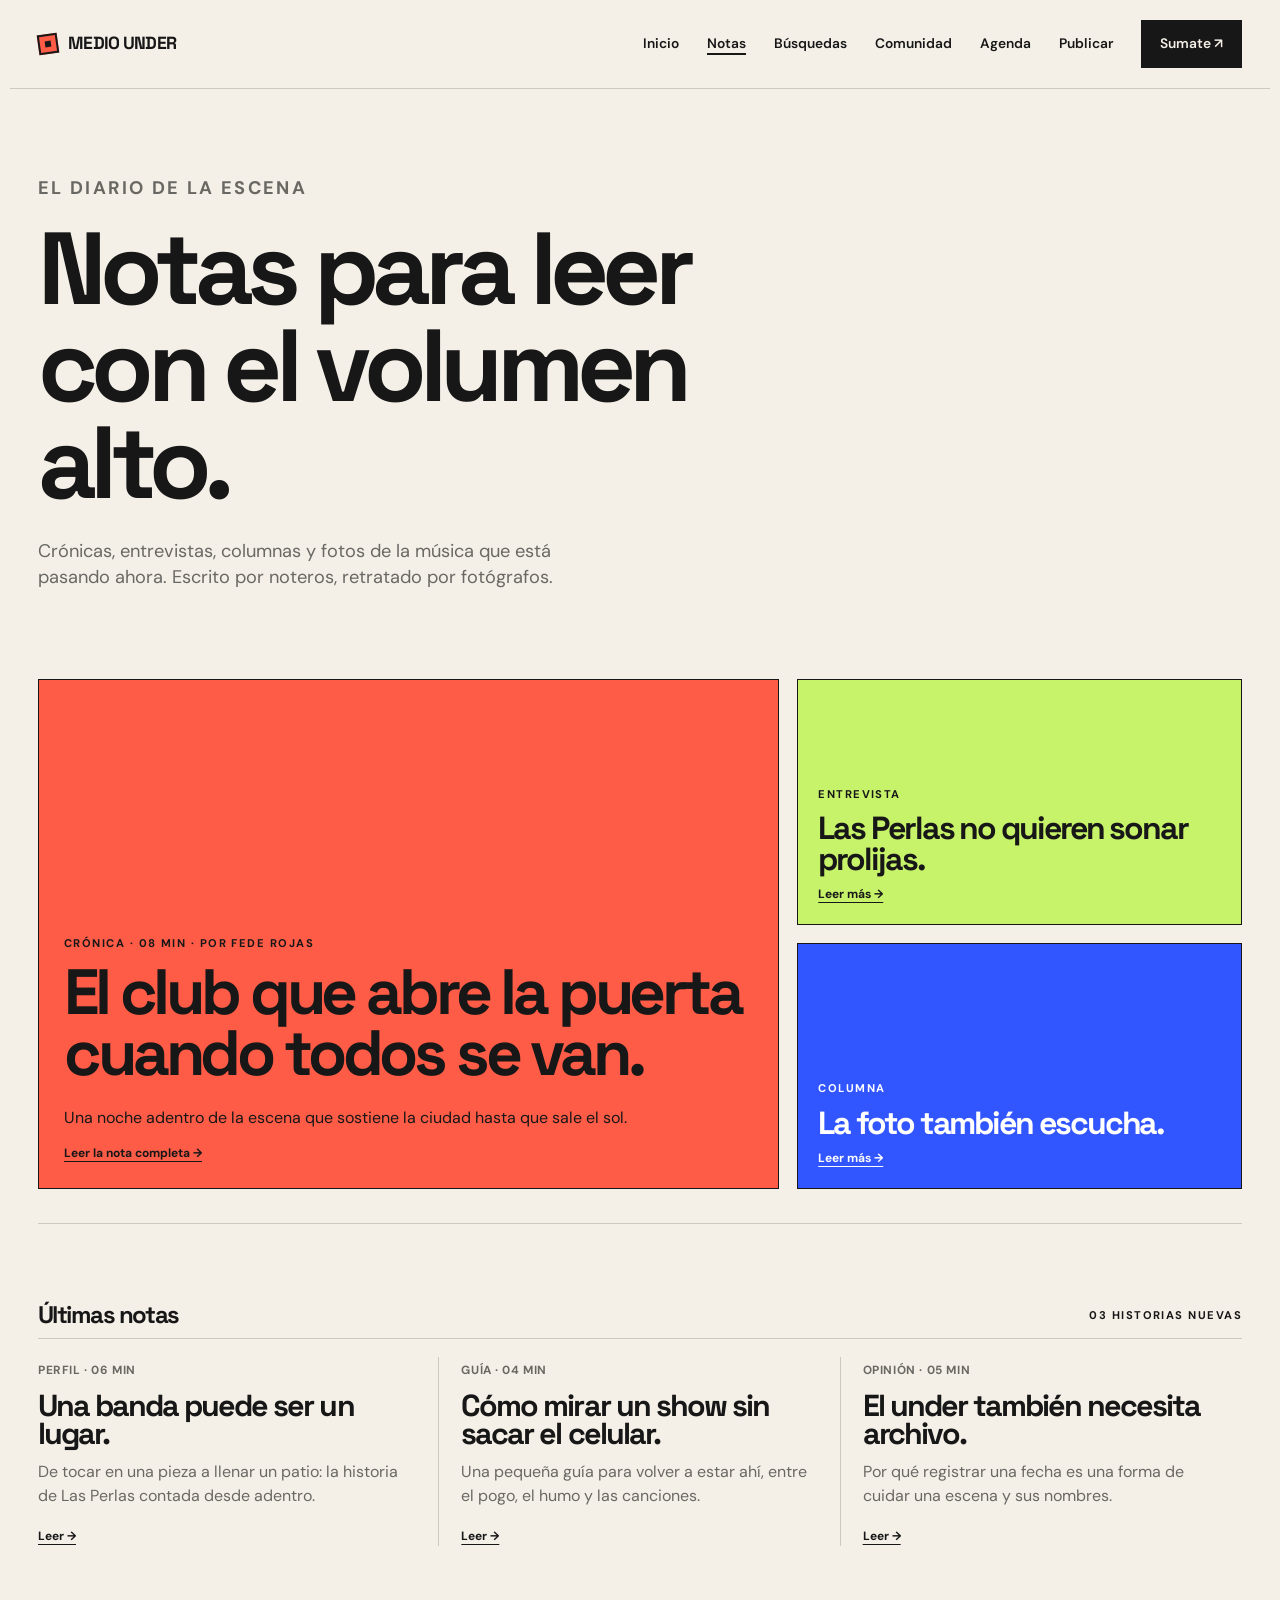
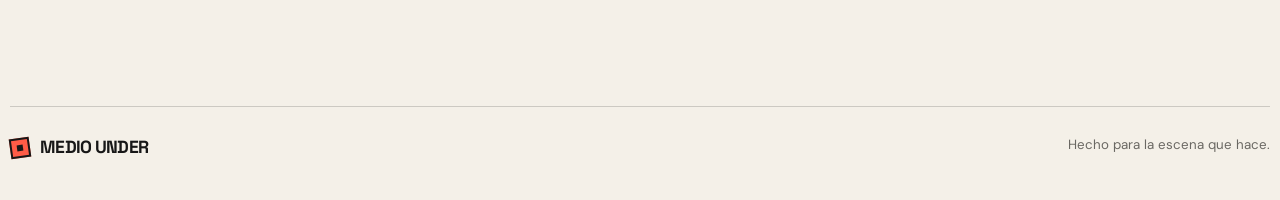
<file: notas.html>
<!doctype html><html lang="es"><head><meta charset="utf-8"><meta name="viewport" content="width=device-width,initial-scale=1"><title>Notas — Medio Under</title><link rel="stylesheet" href="css/styles.css"></head><body>
<header class="site-header"><a class="brand" href="index.html"><span class="brand-mark"></span> MEDIO UNDER</a><button class="menu-toggle" aria-label="Abrir menú" aria-expanded="false">☰</button><nav class="nav"><a href="index.html">Inicio</a><a href="notas.html" aria-current="page">Notas</a><a href="busquedas.html">Búsquedas</a><a href="comunidad.html">Comunidad</a><a href="agenda.html">Agenda</a><a href="publicar.html">Publicar</a><a class="btn btn-dark" href="publicar.html">Sumate ↗</a></nav></header>
<main class="wrap"><section class="page-intro"><p class="eyebrow">El diario de la escena</p><h1>Notas para leer con el volumen alto.</h1><p>Crónicas, entrevistas, columnas y fotos de la música que está pasando ahora. Escrito por noteros, retratado por fotógrafos.</p></section>
<section class="journal-grid"><article class="journal-lead"><p class="eyebrow">Crónica · 08 min · Por Fede Rojas</p><h2>El club que abre la puerta cuando todos se van.</h2><p>Una noche adentro de la escena que sostiene la ciudad hasta que sale el sol.</p><a class="story-link" href="nota-club.html">Leer la nota completa →</a></article><div class="journal-side"><article class="journal-card"><p class="eyebrow">Entrevista</p><h3>Las Perlas no quieren sonar prolijas.</h3><a class="story-link" href="nota-club.html">Leer más →</a></article><article class="journal-card"><p class="eyebrow">Columna</p><h3>La foto también escucha.</h3><a class="story-link" href="nota-club.html">Leer más →</a></article></div></section>
<section class="section"><div class="section-label"><h3>Últimas notas</h3><span class="eyebrow">03 historias nuevas</span></div><div class="note-list"><article class="note-item"><span class="note-meta">Perfil · 06 min</span><h3>Una banda puede ser un lugar.</h3><p>De tocar en una pieza a llenar un patio: la historia de Las Perlas contada desde adentro.</p><a class="story-link" href="nota-club.html">Leer →</a></article><article class="note-item"><span class="note-meta">Guía · 04 min</span><h3>Cómo mirar un show sin sacar el celular.</h3><p>Una pequeña guía para volver a estar ahí, entre el pogo, el humo y las canciones.</p><a class="story-link" href="nota-club.html">Leer →</a></article><article class="note-item"><span class="note-meta">Opinión · 05 min</span><h3>El under también necesita archivo.</h3><p>Por qué registrar una fecha es una forma de cuidar una escena y sus nombres.</p><a class="story-link" href="nota-club.html">Leer →</a></article></div></section></main>
<footer class="wrap footer"><a class="brand" href="index.html"><span class="brand-mark"></span> MEDIO UNDER</a><small>Hecho para la escena que hace.</small></footer><script src="js/app.js"></script></body></html>
</file>
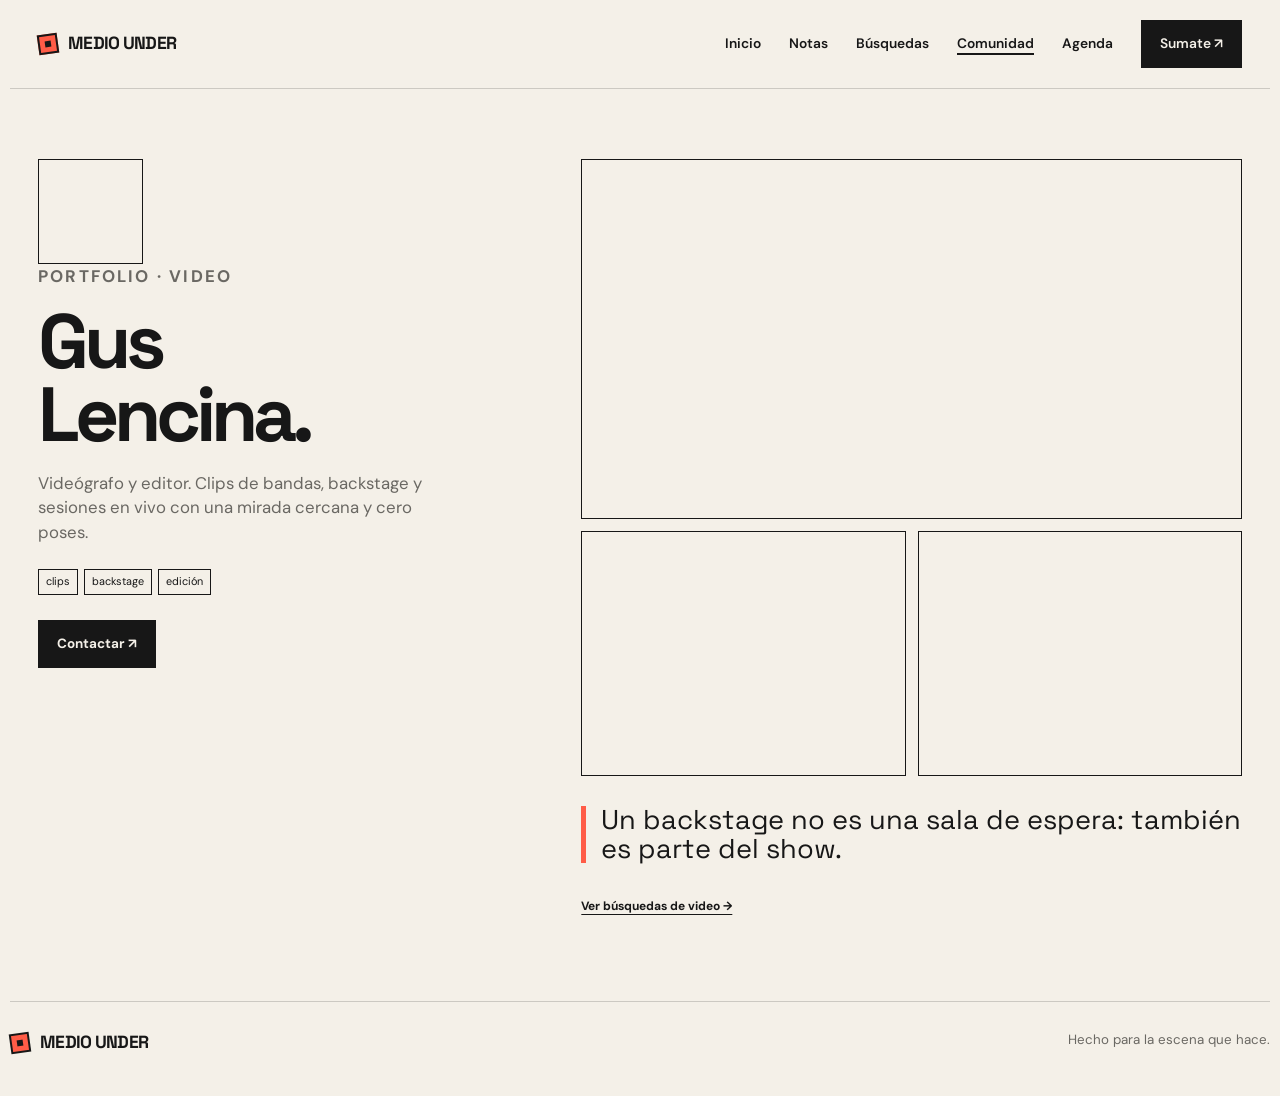
<file: portfolio-gus.html>
<!doctype html><html lang="es"><head><meta charset="utf-8"><meta name="viewport" content="width=device-width,initial-scale=1"><title>Portfolio de Gus Lencina — Medio Under</title><link rel="stylesheet" href="css/styles.css"></head><body>
<header class="site-header"><a class="brand" href="index.html"><span class="brand-mark"></span> MEDIO UNDER</a><nav class="nav"><a href="index.html">Inicio</a><a href="notas.html">Notas</a><a href="busquedas.html">Búsquedas</a><a href="comunidad.html" aria-current="page">Comunidad</a><a href="agenda.html">Agenda</a><a class="btn btn-dark" href="publicar.html">Sumate ↗</a></nav></header>
<main class="wrap"><section class="profile-detail"><div class="profile-detail-intro"><div class="avatar d"></div><p class="eyebrow">Portfolio · Video</p><h1>Gus<br>Lencina.</h1><p>Videógrafo y editor. Clips de bandas, backstage y sesiones en vivo con una mirada cercana y cero poses.</p><div class="tags"><span class="tag">clips</span><span class="tag">backstage</span><span class="tag">edición</span></div><a class="btn btn-dark" href="publicar.html">Contactar ↗</a></div><div><div class="portfolio-mosaic"><div class="portfolio-tile" style="background-image:url('https://images.unsplash.com/photo-1492684223066-81342ee5ff30?auto=format&fit=crop&w=1200&q=85')"></div><div class="portfolio-tile" style="background-image:url('https://images.unsplash.com/photo-1524368535928-5b5e00ddc76b?auto=format&fit=crop&w=800&q=85')"></div><div class="portfolio-tile" style="background-image:url('https://images.unsplash.com/photo-1501281668745-f7f57925c3b4?auto=format&fit=crop&w=800&q=85')"></div></div><p class="portfolio-caption">Un backstage no es una sala de espera: también es parte del show.</p><a class="story-link" href="busquedas.html">Ver búsquedas de video →</a></div></section></main><footer class="wrap footer"><a class="brand" href="index.html"><span class="brand-mark"></span> MEDIO UNDER</a><small>Hecho para la escena que hace.</small></footer></body></html>
</file>
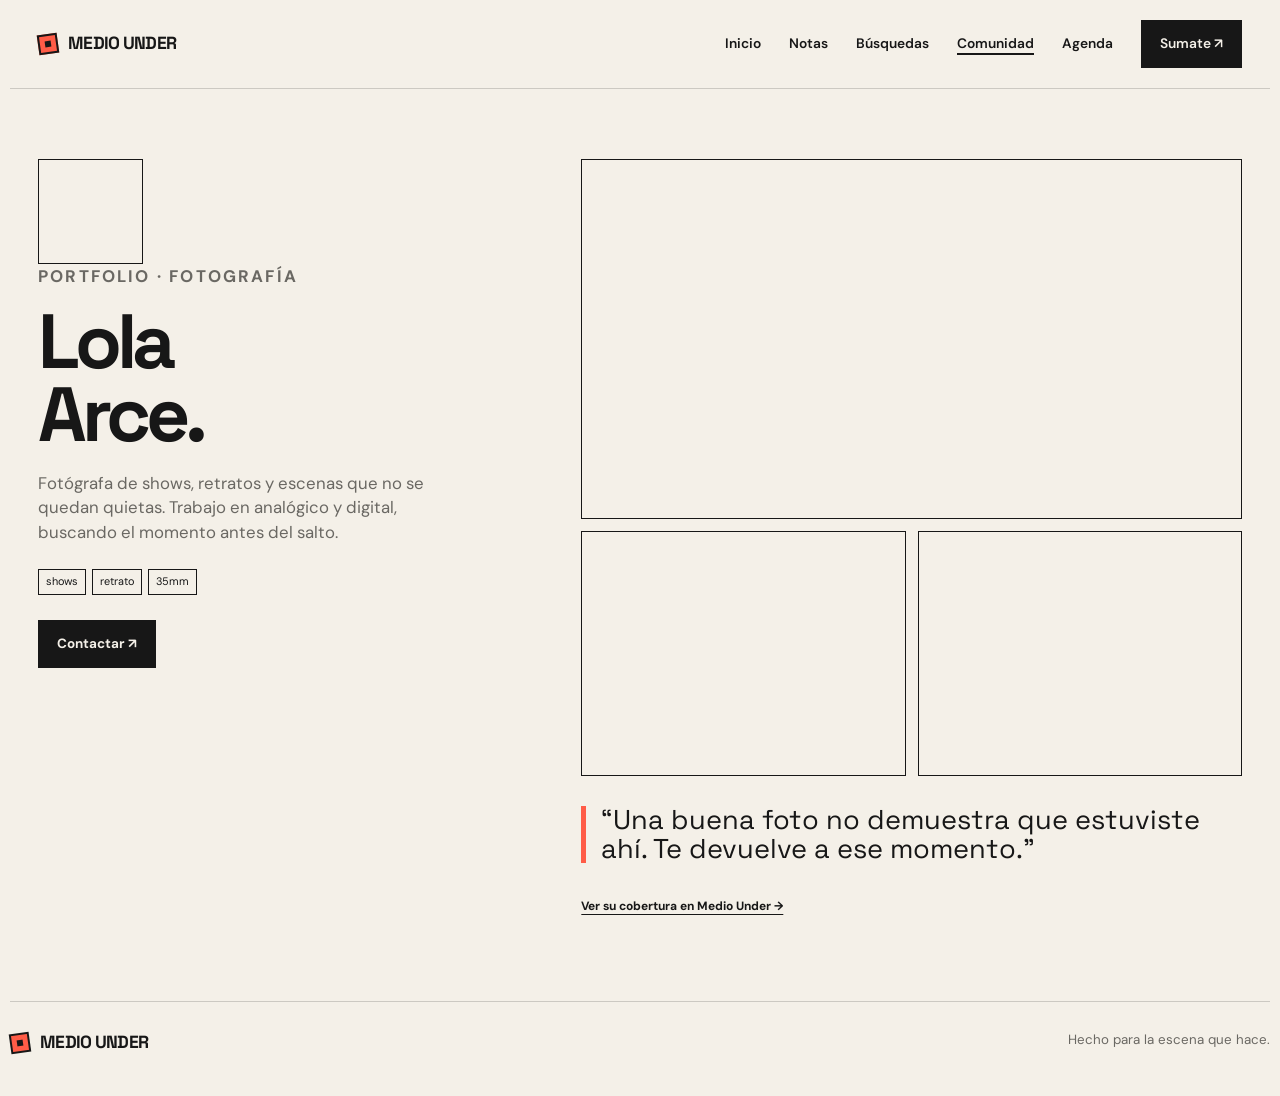
<file: portfolio-lola.html>
<!doctype html><html lang="es"><head><meta charset="utf-8"><meta name="viewport" content="width=device-width,initial-scale=1"><title>Portfolio de Lola Arce — Medio Under</title><link rel="stylesheet" href="css/styles.css"></head><body>
<header class="site-header"><a class="brand" href="index.html"><span class="brand-mark"></span> MEDIO UNDER</a><nav class="nav"><a href="index.html">Inicio</a><a href="notas.html">Notas</a><a href="busquedas.html">Búsquedas</a><a href="comunidad.html" aria-current="page">Comunidad</a><a href="agenda.html">Agenda</a><a class="btn btn-dark" href="publicar.html">Sumate ↗</a></nav></header>
<main class="wrap"><section class="profile-detail"><div class="profile-detail-intro"><div class="avatar a"></div><p class="eyebrow">Portfolio · Fotografía</p><h1>Lola<br>Arce.</h1><p>Fotógrafa de shows, retratos y escenas que no se quedan quietas. Trabajo en analógico y digital, buscando el momento antes del salto.</p><div class="tags"><span class="tag">shows</span><span class="tag">retrato</span><span class="tag">35mm</span></div><a class="btn btn-dark" href="publicar.html">Contactar ↗</a></div><div><div class="portfolio-mosaic"><div class="portfolio-tile" style="background-image:url('https://images.unsplash.com/photo-1506157786151-b8491531f063?auto=format&fit=crop&w=1200&q=85')"></div><div class="portfolio-tile" style="background-image:url('https://images.unsplash.com/photo-1516280440614-37939bbacd81?auto=format&fit=crop&w=800&q=85')"></div><div class="portfolio-tile" style="background-image:url('https://images.unsplash.com/photo-1501386761578-eac5c94b800a?auto=format&fit=crop&w=800&q=85')"></div></div><p class="portfolio-caption">“Una buena foto no demuestra que estuviste ahí. Te devuelve a ese momento.”</p><a class="story-link" href="nota-club.html">Ver su cobertura en Medio Under →</a></div></section></main><footer class="wrap footer"><a class="brand" href="index.html"><span class="brand-mark"></span> MEDIO UNDER</a><small>Hecho para la escena que hace.</small></footer></body></html>
</file>
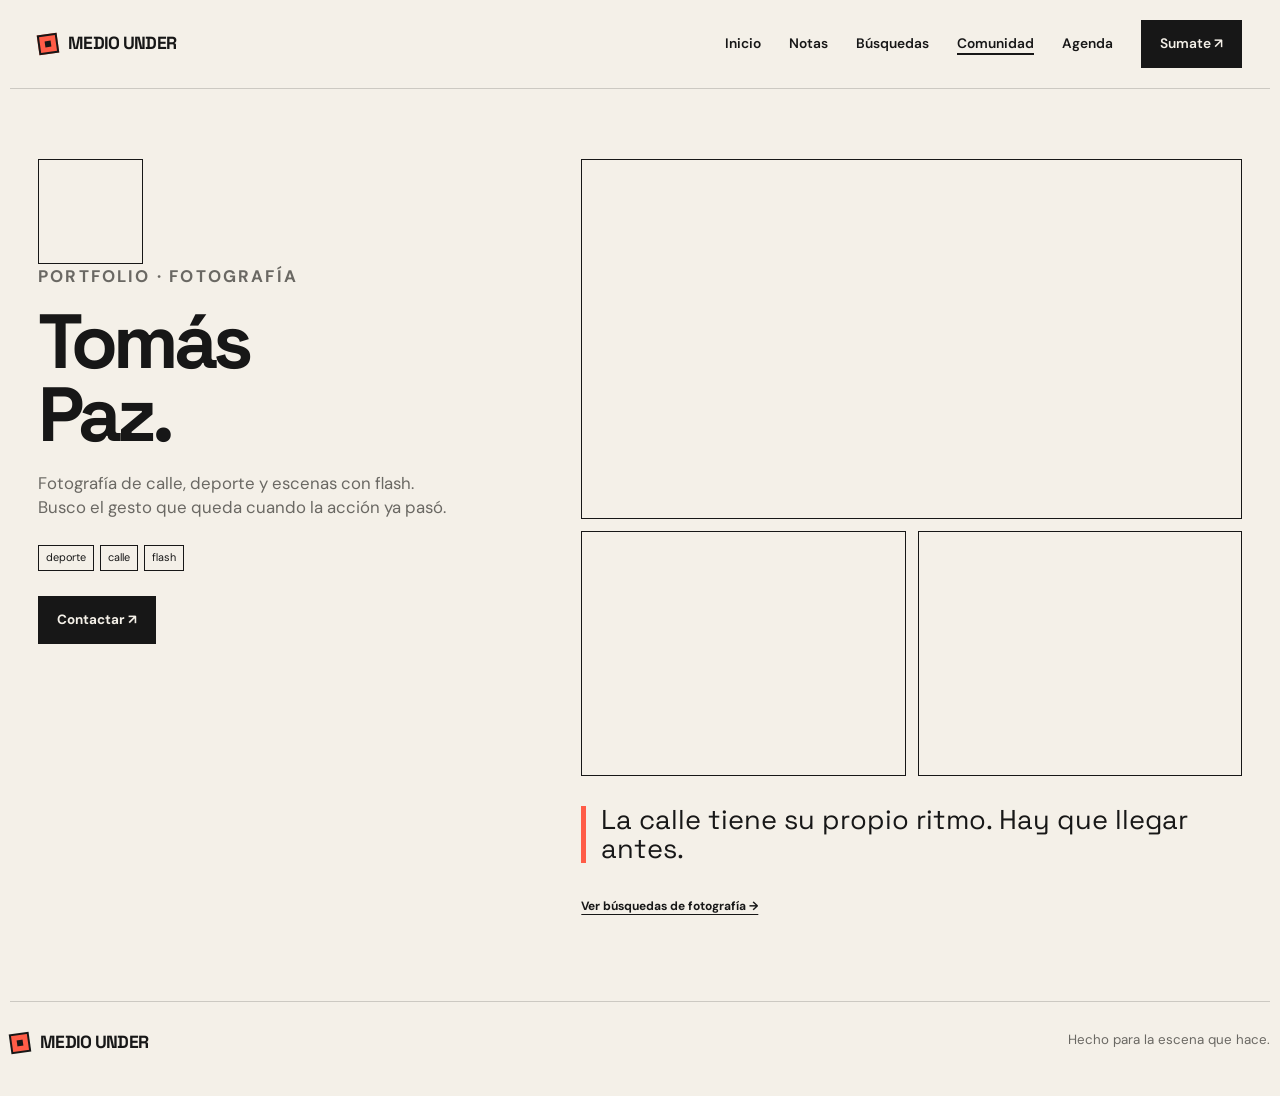
<file: portfolio-tomas.html>
<!doctype html><html lang="es"><head><meta charset="utf-8"><meta name="viewport" content="width=device-width,initial-scale=1"><title>Portfolio de Tomás Paz — Medio Under</title><link rel="stylesheet" href="css/styles.css"></head><body>
<header class="site-header"><a class="brand" href="index.html"><span class="brand-mark"></span> MEDIO UNDER</a><nav class="nav"><a href="index.html">Inicio</a><a href="notas.html">Notas</a><a href="busquedas.html">Búsquedas</a><a href="comunidad.html" aria-current="page">Comunidad</a><a href="agenda.html">Agenda</a><a class="btn btn-dark" href="publicar.html">Sumate ↗</a></nav></header>
<main class="wrap"><section class="profile-detail"><div class="profile-detail-intro"><div class="avatar f"></div><p class="eyebrow">Portfolio · Fotografía</p><h1>Tomás<br>Paz.</h1><p>Fotografía de calle, deporte y escenas con flash. Busco el gesto que queda cuando la acción ya pasó.</p><div class="tags"><span class="tag">deporte</span><span class="tag">calle</span><span class="tag">flash</span></div><a class="btn btn-dark" href="publicar.html">Contactar ↗</a></div><div><div class="portfolio-mosaic"><div class="portfolio-tile" style="background-image:url('https://images.unsplash.com/photo-1461896836934-ffe607ba8211?auto=format&fit=crop&w=1200&q=85')"></div><div class="portfolio-tile" style="background-image:url('https://images.unsplash.com/photo-1519501025264-65ba15a82390?auto=format&fit=crop&w=800&q=85')"></div><div class="portfolio-tile" style="background-image:url('https://images.unsplash.com/photo-1500534623283-312aade485b7?auto=format&fit=crop&w=800&q=85')"></div></div><p class="portfolio-caption">La calle tiene su propio ritmo. Hay que llegar antes.</p><a class="story-link" href="busquedas.html">Ver búsquedas de fotografía →</a></div></section></main><footer class="wrap footer"><a class="brand" href="index.html"><span class="brand-mark"></span> MEDIO UNDER</a><small>Hecho para la escena que hace.</small></footer></body></html>
</file>
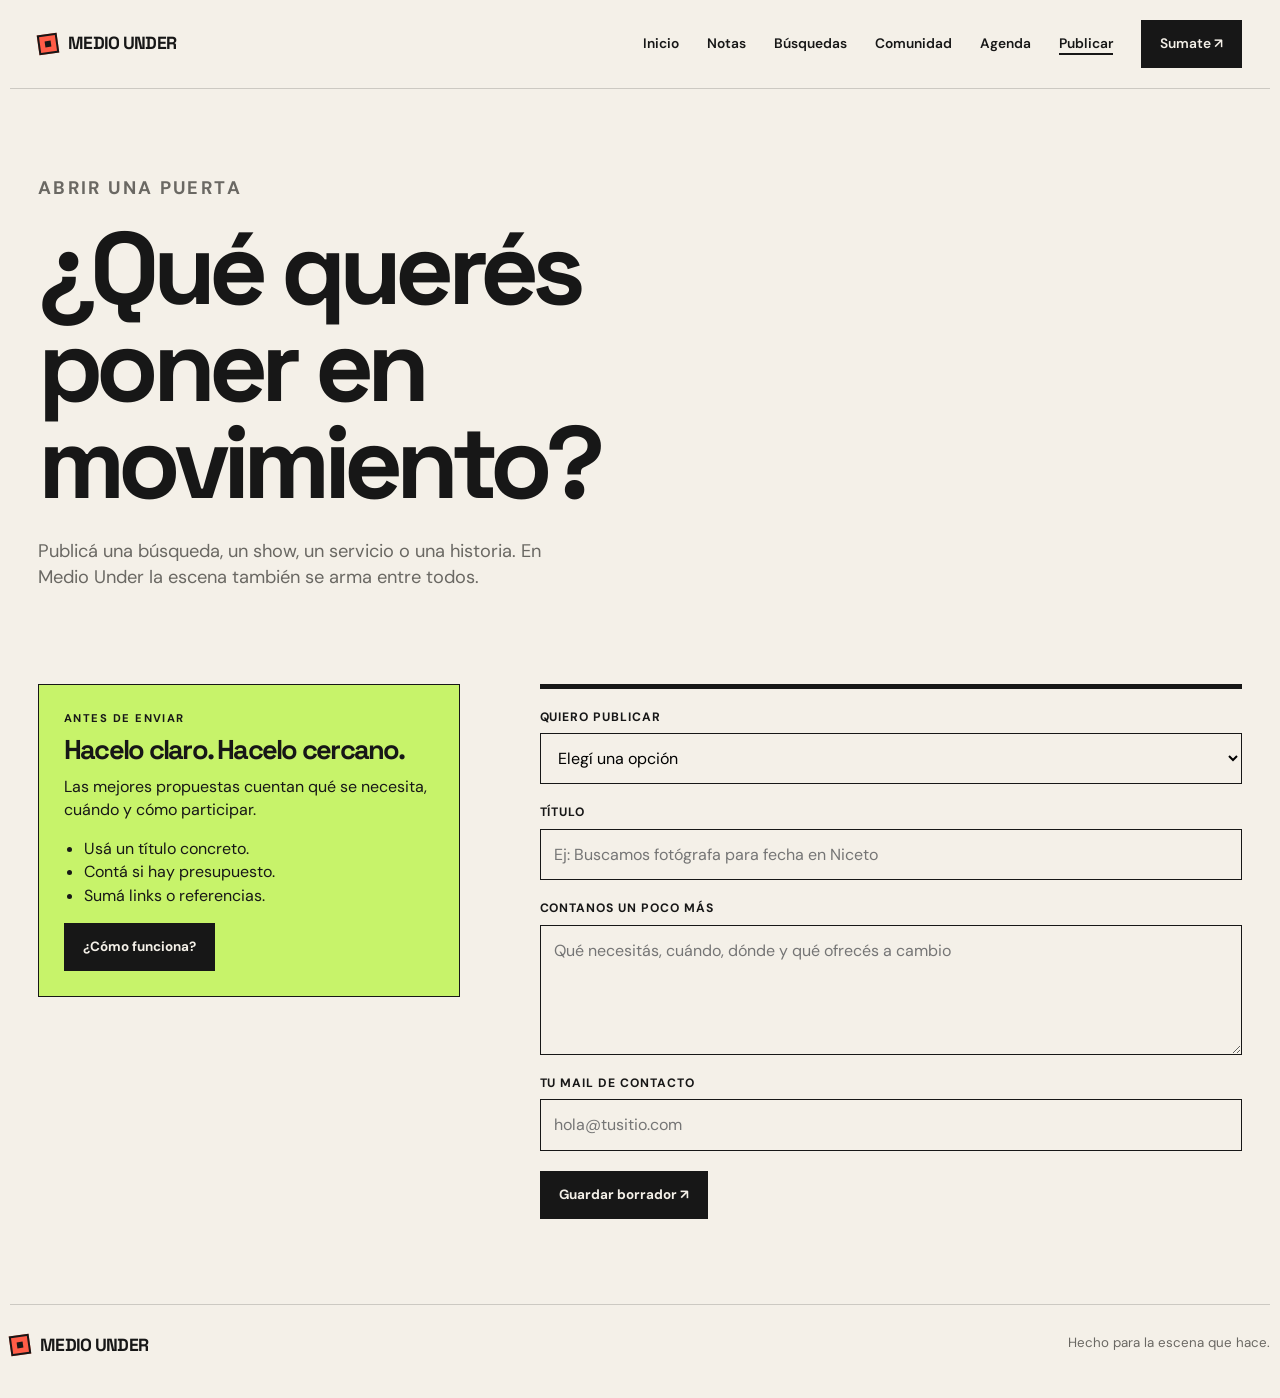
<file: publicar.html>
<!doctype html><html lang="es"><head><meta charset="utf-8"><meta name="viewport" content="width=device-width,initial-scale=1"><title>Publicar — Medio Under</title><link rel="stylesheet" href="css/styles.css"></head><body>
<header class="site-header"><a class="brand" href="index.html"><span class="brand-mark"></span> MEDIO UNDER</a><button class="menu-toggle" aria-label="Abrir menú" aria-expanded="false">☰</button><nav class="nav"><a href="index.html">Inicio</a><a href="notas.html">Notas</a><a href="busquedas.html">Búsquedas</a><a href="comunidad.html">Comunidad</a><a href="agenda.html">Agenda</a><a href="publicar.html" aria-current="page">Publicar</a><a class="btn btn-dark" href="publicar.html">Sumate ↗</a></nav></header>
<main class="wrap"><section class="page-intro"><p class="eyebrow">Abrir una puerta</p><h1>¿Qué querés poner en movimiento?</h1><p>Publicá una búsqueda, un show, un servicio o una historia. En Medio Under la escena también se arma entre todos.</p></section><section class="form-shell"><aside class="form-note"><p class="eyebrow">Antes de enviar</p><h3>Hacelo claro. Hacelo cercano.</h3><p>Las mejores propuestas cuentan qué se necesita, cuándo y cómo participar.</p><ul><li>Usá un título concreto.</li><li>Contá si hay presupuesto.</li><li>Sumá links o referencias.</li></ul><button class="btn btn-dark" data-modal-open>¿Cómo funciona?</button></aside><form class="form" data-demo-form><div class="field"><label for="kind">Quiero publicar</label><select id="kind" required><option value="">Elegí una opción</option><option>Una oportunidad freelance</option><option>Un show o evento</option><option>Una historia o columna</option><option>Un servicio creativo</option></select></div><div class="field"><label for="title">Título</label><input id="title" placeholder="Ej: Buscamos fotógrafa para fecha en Niceto" required></div><div class="field"><label for="description">Contanos un poco más</label><textarea id="description" placeholder="Qué necesitás, cuándo, dónde y qué ofrecés a cambio" required></textarea></div><div class="field"><label for="contact">Tu mail de contacto</label><input id="contact" type="email" placeholder="hola@tusitio.com" required></div><button class="btn btn-dark" type="submit">Guardar borrador ↗</button></form></section></main>
<div class="modal" role="dialog" aria-modal="true" aria-labelledby="modal-title"><div class="modal-card"><button class="close" data-modal-close aria-label="Cerrar">×</button><p class="eyebrow">Publicar en Medio Under</p><h2 id="modal-title">La comunidad lo mueve.</h2><p>Tu publicación pasa por una revisión rápida para cuidar la calidad y la seguridad de la comunidad. Después podés compartirla o destacarla para que la vea más gente.</p><button class="btn btn-dark" data-modal-close>Entendido</button></div></div><div class="toast" role="status"></div>
<footer class="wrap footer"><a class="brand" href="index.html"><span class="brand-mark"></span> MEDIO UNDER</a><small>Hecho para la escena que hace.</small></footer><script src="js/app.js"></script></body></html>
</file>
<file: css/styles.css>
@import url('https://fonts.googleapis.com/css2?family=DM+Sans:wght@400;500;600;700&family=Space+Grotesk:wght@500;600;700&display=swap');

:root {
  --paper: #f4f0e8;
  --paper-deep: #e8e2d7;
  --ink: #171717;
  --muted: #6a6863;
  --coral: #ff5c47;
  --blue: #3155ff;
  --lime: #c7f36a;
  --line: rgba(23, 23, 23, .18);
  --serif: 'Space Grotesk', sans-serif;
  --sans: 'DM Sans', sans-serif;
}

* { box-sizing: border-box; }
html { scroll-behavior: smooth; }
body { margin: 0; background: var(--paper); color: var(--ink); font-family: var(--sans); line-height: 1.45; }
a { color: inherit; text-decoration: none; }
button, input, select, textarea { font: inherit; }
button { cursor: pointer; }
.site-header { align-items: center; border-bottom: 1px solid var(--line); display: flex; justify-content: space-between; margin: 0 auto; max-width: 1260px; padding: 20px 28px; }
.brand { align-items: center; display: flex; font-family: var(--serif); font-size: 1.1rem; font-weight: 700; gap: 10px; letter-spacing: -.04em; }
.brand-mark { background: var(--coral); border: 2px solid var(--ink); display: inline-grid; height: 20px; place-items: center; transform: rotate(-8deg); width: 20px; }
.brand-mark::after { background: var(--ink); content: ''; height: 6px; width: 6px; }
.nav { align-items: center; display: flex; gap: 28px; }
.nav a { font-size: .86rem; font-weight: 600; }
.nav a:hover, .nav a[aria-current='page'] { text-decoration: underline; text-decoration-thickness: 2px; text-underline-offset: 5px; }
.menu-toggle { background: none; border: 0; display: none; font-size: 1.4rem; }
.wrap { margin: 0 auto; max-width: 1260px; padding: 0 28px; }
.eyebrow { font-size: .7rem; font-weight: 700; letter-spacing: .13em; text-transform: uppercase; }
.hero { display: grid; gap: 44px; grid-template-columns: 1.02fr .98fr; min-height: 590px; padding: 76px 0 70px; }
.hero-copy { align-self: center; max-width: 620px; }
h1, h2, h3, p { margin-top: 0; }
h1, h2, h3 { font-family: var(--serif); letter-spacing: -.065em; line-height: .95; }
h1 { font-size: clamp(3.9rem, 8vw, 7.8rem); margin-bottom: 26px; max-width: 760px; }
h2 { font-size: clamp(2.5rem, 5vw, 5.3rem); margin-bottom: 22px; }
h3 { font-size: 1.7rem; margin-bottom: 12px; }
.hero-copy > p { color: #45433f; font-size: 1.18rem; max-width: 505px; }
.button-row { display: flex; flex-wrap: wrap; gap: 12px; margin-top: 32px; }
.btn { align-items: center; border: 1.5px solid var(--ink); display: inline-flex; font-size: .84rem; font-weight: 700; gap: 10px; justify-content: center; min-height: 48px; padding: 12px 18px; transition: transform .2s, box-shadow .2s; }
.btn:hover { box-shadow: 4px 4px 0 var(--ink); transform: translate(-2px, -2px); }
.btn-dark { background: var(--ink); color: var(--paper); }
.btn-coral { background: var(--coral); }
.btn-ghost { background: transparent; }
.hero-art { background: var(--ink); min-height: 465px; overflow: hidden; position: relative; }
.hero-art::before { background: url('https://images.unsplash.com/photo-1516280440614-37939bbacd81?auto=format&fit=crop&w=1200&q=85') center/cover; content: ''; inset: 20px; opacity: .9; position: absolute; }
.hero-art::after { border: 1px solid var(--paper); content: ''; inset: 34px; position: absolute; }
.art-label { background: var(--lime); border: 1.5px solid var(--ink); bottom: 38px; font-family: var(--serif); font-size: 1.8rem; font-weight: 700; left: 28px; line-height: .95; padding: 11px 13px; position: absolute; transform: rotate(-5deg); width: 160px; z-index: 1; }
.section { border-top: 1px solid var(--line); padding: 80px 0; }
.section-head { align-items: end; display: flex; gap: 30px; justify-content: space-between; margin-bottom: 35px; }
.section-head h2 { margin-bottom: 0; }
.section-head > p { color: var(--muted); max-width: 300px; }
.feature-grid { display: grid; gap: 20px; grid-template-columns: 1.5fr .8fr .8fr; }
.story { border: 1.5px solid var(--ink); min-height: 430px; overflow: hidden; padding: 22px; position: relative; }
.story-image { background-position: center; background-size: cover; height: 230px; margin: -22px -22px 20px; }
.story-main { background: var(--coral); display: flex; flex-direction: column; justify-content: end; }
.story-main .story-image { background-image: url('https://images.unsplash.com/photo-1506157786151-b8491531f063?auto=format&fit=crop&w=1100&q=85'); height: 100%; inset: 0; margin: 0; opacity: .55; position: absolute; }
.story-main > *:not(.story-image) { position: relative; }
.story-main h3 { font-size: clamp(2.2rem, 4vw, 4.5rem); max-width: 600px; }
.story-main p { font-size: 1rem; max-width: 440px; }
.story-small:nth-child(2) { background: var(--lime); }
.story-small:nth-child(3) { background: var(--blue); color: white; }
.story-small .story-image { filter: grayscale(1); height: 150px; }
.story-small:nth-child(2) .story-image { background-image: url('https://images.unsplash.com/photo-1501281668745-f7f57925c3b4?auto=format&fit=crop&w=800&q=80'); }
.story-small:nth-child(3) .story-image { background-image: url('https://images.unsplash.com/photo-1514525253161-7a46d19cd819?auto=format&fit=crop&w=800&q=80'); }
.story-link { font-size: .75rem; font-weight: 700; text-decoration: underline; text-underline-offset: 4px; }
.ticker { background: var(--ink); color: var(--paper); display: flex; gap: 28px; overflow: hidden; padding: 13px 0; white-space: nowrap; }
.ticker span { font-family: var(--serif); font-size: 1.25rem; letter-spacing: -.03em; }
.ticker .accent { color: var(--coral); }
.opportunity-band { align-items: center; background: var(--blue); color: white; display: grid; gap: 40px; grid-template-columns: 1fr .8fr; padding: 48px; }
.opportunity-band h2 { max-width: 700px; }
.opportunity-band p { color: #dbe1ff; max-width: 430px; }
.opportunity-band .btn { border-color: white; color: var(--ink); background: var(--lime); }
.two-col { display: grid; gap: 80px; grid-template-columns: 1fr 1fr; }
.manifesto { border-top: 6px solid var(--ink); font-family: var(--serif); font-size: clamp(1.8rem, 3vw, 3.1rem); letter-spacing: -.05em; line-height: 1.02; padding-top: 20px; }
.manifesto em { color: var(--coral); font-style: normal; }
.footer { border-top: 1px solid var(--line); display: flex; gap: 20px; justify-content: space-between; padding: 28px 0 40px; }
.footer small { color: var(--muted); }
.page-intro { max-width: 780px; padding: 86px 0 55px; }
.page-intro h1 { font-size: clamp(3.6rem, 8vw, 7rem); }
.page-intro p { color: var(--muted); font-size: 1.14rem; max-width: 550px; }
.journal-grid { display: grid; gap: 18px; grid-template-columns: 1.25fr .75fr; padding: 15px 0 34px; }
.journal-lead { background: var(--coral); border: 1.5px solid var(--ink); display: flex; flex-direction: column; justify-content: end; min-height: 510px; overflow: hidden; padding: 25px; position: relative; }
.journal-lead::before { background: url('https://images.unsplash.com/photo-1492684223066-81342ee5ff30?auto=format&fit=crop&w=1200&q=85') center/cover; content: ''; inset: 0; opacity: .52; position: absolute; }
.journal-lead > * { position: relative; }
.journal-lead h2 { font-size: clamp(2.4rem, 5vw, 5.8rem); max-width: 730px; }
.journal-lead .eyebrow, .journal-lead p, .journal-lead a { max-width: 570px; }
.journal-side { display: grid; gap: 18px; grid-template-rows: 1fr 1fr; }
.journal-card { border: 1.5px solid var(--ink); display: flex; flex-direction: column; justify-content: end; min-height: 245px; overflow: hidden; padding: 20px; position: relative; }
.journal-card > * { position: relative; }
.journal-card::before { background-position: center; background-size: cover; content: ''; inset: 0; opacity: .3; position: absolute; }
.journal-card:first-child { background: var(--lime); }
.journal-card:first-child::before { background-image: url('https://images.unsplash.com/photo-1524368535928-5b5e00ddc76b?auto=format&fit=crop&w=900&q=85'); }
.journal-card:last-child { background: var(--blue); color: white; }
.journal-card:last-child::before { background-image: url('https://images.unsplash.com/photo-1501386761578-eac5c94b800a?auto=format&fit=crop&w=900&q=85'); }
.journal-card h3 { font-size: 2rem; max-width: 380px; }
.section-label { align-items: center; border-bottom: 1px solid var(--line); display: flex; justify-content: space-between; margin-bottom: 18px; padding-bottom: 12px; }
.section-label h3 { font-size: 1.5rem; margin: 0; }
.note-list { display: grid; gap: 0; grid-template-columns: repeat(3, 1fr); padding-bottom: 80px; }
.note-item { border-right: 1px solid var(--line); padding: 0 22px; }
.note-item:first-child { padding-left: 0; }
.note-item:last-child { border-right: 0; }
.note-meta { color: var(--muted); font-size: .74rem; font-weight: 700; letter-spacing: .05em; text-transform: uppercase; }
.note-item h3 { font-size: 1.9rem; margin: 11px 0; }
.note-item p { color: var(--muted); }
.article-header { max-width: 970px; padding: 78px 0 32px; }
.article-header h1 { font-size: clamp(3.4rem, 7vw, 7.6rem); max-width: 1000px; }
.article-subtitle { color: #45433f; font-size: 1.25rem; max-width: 680px; }
.byline { align-items: center; display: flex; gap: 12px; margin-top: 30px; }
.byline .avatar { flex-basis: 42px; height: 42px; }
.byline small { color: var(--muted); display: block; }
.article-hero { background: url('https://images.unsplash.com/photo-1506157786151-b8491531f063?auto=format&fit=crop&w=1500&q=85') center 60%/cover; border: 1.5px solid var(--ink); height: min(62vw, 630px); margin-bottom: 10px; }
.caption { color: var(--muted); font-size: .72rem; margin-bottom: 60px; }
.article-layout { display: grid; gap: 70px; grid-template-columns: minmax(0, 1fr) 280px; margin: 0 auto; max-width: 1000px; padding-bottom: 85px; }
.article-body { font-size: 1.13rem; max-width: 650px; }
.article-body p { margin-bottom: 25px; }
.article-body .dropcap::first-letter { float: left; font-family: var(--serif); font-size: 5rem; font-weight: 700; line-height: .75; margin: 7px 9px 0 0; }
.article-body h2 { font-size: 2.6rem; margin-top: 48px; }
.article-pull { border-left: 6px solid var(--coral); font-family: var(--serif); font-size: 2rem; letter-spacing: -.04em; line-height: 1.05; margin: 45px 0; padding-left: 20px; }
.credits { align-self: start; background: var(--lime); border: 1px solid var(--ink); padding: 20px; position: sticky; top: 20px; }
.credits h3 { font-size: 1.35rem; }
.credits p { font-size: .85rem; }
.credit-person { align-items: center; display: flex; gap: 10px; margin-top: 14px; }
.credit-person .avatar { flex-basis: 38px; height: 38px; }
.credit-person span { font-size: .82rem; }
.article-footer { border-top: 1px solid var(--line); display: flex; justify-content: space-between; margin-top: 45px; padding-top: 20px; }
.search-hero { align-items: end; display: flex; justify-content: space-between; padding: 72px 0 38px; }
.search-hero h1 { font-size: clamp(3.4rem, 7vw, 7rem); margin-bottom: 14px; }
.search-hero p { color: var(--muted); font-size: 1.1rem; margin: 0; max-width: 520px; }
.search-count { font-family: var(--serif); font-size: 1.7rem; white-space: nowrap; }
.search-controls { border-bottom: 1px solid var(--line); border-top: 1px solid var(--line); display: grid; gap: 14px; grid-template-columns: 1fr auto; padding: 14px 0; }
.search-input { background: transparent; border: 1px solid var(--ink); min-height: 44px; padding: 10px 13px; width: 100%; }
.search-controls .filter-bar { border: 0; padding: 0; }
.opportunities { display: grid; gap: 0; grid-template-columns: 1.4fr .6fr; padding: 35px 0 85px; }
.opportunity-list { border-top: 1px solid var(--line); }
.opportunity { border-bottom: 1px solid var(--line); padding: 24px 0; }
.opportunity[hidden] { display: none; }
.opportunity-top { align-items: start; display: flex; gap: 15px; justify-content: space-between; }
.opportunity h3 { font-size: 2rem; margin-bottom: 6px; }
.opportunity p { color: var(--muted); margin-bottom: 16px; max-width: 640px; }
.opportunity-meta { color: var(--muted); display: flex; flex-wrap: wrap; font-size: .78rem; gap: 14px; }
.opportunity-meta strong { color: var(--ink); }
.opportunity-tag { background: var(--lime); border: 1px solid var(--ink); font-size: .68rem; font-weight: 700; padding: 6px 9px; text-transform: uppercase; white-space: nowrap; }
.opportunity:nth-child(2) .opportunity-tag { background: var(--coral); }
.opportunity:nth-child(3) .opportunity-tag { background: var(--blue); color: white; }
.search-aside { background: var(--ink); color: var(--paper); height: fit-content; margin-left: 50px; padding: 25px; }
.search-aside h3 { font-size: 2.2rem; }
.search-aside p { color: #c5c2bb; }
.search-aside .btn { background: var(--coral); border-color: var(--coral); }
.profile-detail { display: grid; gap: 55px; grid-template-columns: .85fr 1.15fr; padding: 70px 0 85px; }
.profile-detail-intro { align-self: start; position: sticky; top: 24px; }
.profile-detail-intro h1 { font-size: clamp(3.3rem, 6vw, 6.4rem); margin: 15px 0 20px; }
.profile-detail-intro p { color: var(--muted); font-size: 1.05rem; max-width: 410px; }
.profile-detail-intro .avatar { border-radius: 0; height: 105px; width: 105px; }
.profile-detail-intro .tags { margin: 25px 0; }
.portfolio-mosaic { display: grid; gap: 12px; grid-template-columns: repeat(2, 1fr); }
.portfolio-tile { background-position: center; background-size: cover; border: 1px solid var(--ink); min-height: 245px; }
.portfolio-tile:first-child { grid-column: span 2; min-height: 360px; }
.portfolio-tile:nth-child(2) { background-position: 50% 30%; }
.portfolio-caption { border-left: 5px solid var(--coral); font-family: var(--serif); font-size: 1.7rem; line-height: 1.05; margin: 30px 0; padding-left: 15px; }
.columns-list { border-top: 1px solid var(--line); margin-top: 35px; }
.column-row { border-bottom: 1px solid var(--line); display: grid; gap: 18px; grid-template-columns: 95px 1fr auto; padding: 22px 0; }
.column-row h3 { font-size: 1.85rem; margin-bottom: 6px; }
.column-row p { color: var(--muted); margin: 0; }
.column-date { font-family: var(--serif); font-size: 1.4rem; line-height: .95; }
.column-date small { display: block; font-family: var(--sans); font-size: .68rem; letter-spacing: .08em; margin-top: 4px; }
.band-hero { background-position: center; background-size: cover; border: 1.5px solid var(--ink); min-height: 280px; }
.band-hero.perlas { background-image: url('https://images.unsplash.com/photo-1506157786151-b8491531f063?auto=format&fit=crop&w=1400&q=85'); }
.band-meta { display: flex; flex-wrap: wrap; gap: 22px; margin: 25px 0; }
.band-meta span { color: var(--muted); font-size: .85rem; }
.filter-bar { align-items: center; border-bottom: 1px solid var(--line); border-top: 1px solid var(--line); display: flex; flex-wrap: wrap; gap: 8px; padding: 14px 0; }
.filter { background: transparent; border: 1px solid var(--line); border-radius: 999px; padding: 8px 13px; }
.filter.active, .filter:hover { background: var(--ink); color: var(--paper); }
.profiles { display: grid; gap: 18px; grid-template-columns: repeat(3, 1fr); padding: 32px 0 85px; }
.profile { background: var(--paper-deep); border: 1px solid var(--ink); padding: 20px; }
.profile:nth-child(2n) { background: var(--lime); }
.profile-top { align-items: start; display: flex; gap: 15px; }
.avatar { background-position: center; background-size: cover; border: 1px solid var(--ink); border-radius: 50%; flex: 0 0 64px; height: 64px; }
.avatar.a { background-image: url('https://images.unsplash.com/photo-1534528741775-53994a69daeb?auto=format&fit=crop&w=200&q=80'); }
.avatar.b { background-image: url('https://images.unsplash.com/photo-1500648767791-00dcc994a43e?auto=format&fit=crop&w=200&q=80'); }
.avatar.c { background-image: url('https://images.unsplash.com/photo-1494790108377-be9c29b29330?auto=format&fit=crop&w=200&q=80'); }
.avatar.d { background-image: url('https://images.unsplash.com/photo-1506794778202-cad84cf45f1d?auto=format&fit=crop&w=200&q=80'); }
.avatar.e { background-image: url('https://images.unsplash.com/photo-1544005313-94ddf0286df2?auto=format&fit=crop&w=200&q=80'); }
.avatar.f { background-image: url('https://images.unsplash.com/photo-1504593811423-6dd665756598?auto=format&fit=crop&w=200&q=80'); }
.profile h3 { font-size: 1.35rem; margin: 0; }
.profile-role { color: var(--muted); font-size: .86rem; }
.tags { display: flex; flex-wrap: wrap; gap: 6px; margin: 26px 0 22px; }
.tag { border: 1px solid currentColor; font-size: .68rem; padding: 4px 7px; }
.profile .story-link { display: inline-block; }
.events { display: grid; gap: 0; padding: 15px 0 80px; }
.event { align-items: center; border-bottom: 1px solid var(--line); display: grid; gap: 25px; grid-template-columns: 75px 1fr auto; padding: 22px 0; }
.event-date { font-family: var(--serif); font-size: 1.7rem; line-height: .9; }
.event-date span { display: block; font-size: .7rem; letter-spacing: .1em; margin-bottom: 5px; }
.event h3 { font-size: 1.8rem; margin-bottom: 5px; }
.event p { color: var(--muted); margin: 0; }
.event-type { font-size: .72rem; font-weight: 700; letter-spacing: .08em; text-transform: uppercase; }
.empty { color: var(--muted); display: none; padding: 45px 0 85px; }
.form-shell { display: grid; gap: 80px; grid-template-columns: .75fr 1.25fr; padding: 20px 0 85px; }
.form-note { background: var(--lime); border: 1px solid var(--ink); height: fit-content; padding: 25px; }
.form-note ul { padding-left: 20px; }
.form { border-top: 5px solid var(--ink); padding-top: 20px; }
.field { display: grid; gap: 7px; margin-bottom: 20px; }
.field label { font-size: .76rem; font-weight: 700; letter-spacing: .08em; text-transform: uppercase; }
.field input, .field textarea, .field select { background: transparent; border: 1px solid var(--ink); border-radius: 0; padding: 13px; }
.field textarea { min-height: 130px; resize: vertical; }
.modal { align-items: center; background: rgba(23,23,23,.58); display: none; inset: 0; justify-content: center; padding: 20px; position: fixed; z-index: 4; }
.modal.open { display: flex; }
.modal-card { background: var(--paper); border: 2px solid var(--ink); max-width: 470px; padding: 30px; position: relative; }
.modal-card h2 { font-size: 2.6rem; }
.close { background: none; border: 0; font-size: 1.4rem; position: absolute; right: 16px; top: 12px; }
.toast { background: var(--ink); bottom: 22px; color: var(--paper); display: none; left: 50%; padding: 13px 18px; position: fixed; transform: translateX(-50%); z-index: 5; }
.toast.show { display: block; }

@media (max-width: 800px) {
  .site-header { padding: 17px 20px; }
  .wrap { padding: 0 20px; }
  .menu-toggle { display: block; }
  .nav { background: var(--paper); border-bottom: 1px solid var(--line); display: none; flex-direction: column; gap: 18px; left: 0; padding: 24px 20px; position: absolute; right: 0; top: 62px; z-index: 3; }
  .nav.open { display: flex; }
  .site-header:not(:has(.menu-toggle)) .nav { display: flex; }
  .hero { gap: 28px; grid-template-columns: 1fr; padding: 50px 0; }
  .hero-art { min-height: 360px; }
  .feature-grid, .profiles, .two-col, .form-shell, .opportunity-band { grid-template-columns: 1fr; }
  .journal-grid, .journal-side, .note-list, .article-layout { grid-template-columns: 1fr; }
  .journal-side { grid-template-rows: auto; }
  .note-item, .note-item:first-child { border-bottom: 1px solid var(--line); border-right: 0; padding: 22px 0; }
  .note-item:last-child { border-bottom: 0; }
  .article-header { padding: 55px 0 28px; }
  .article-layout { gap: 35px; }
  .credits { position: static; }
  .article-hero { height: 360px; }
  .profile-detail { grid-template-columns: 1fr; padding: 50px 0 65px; }
  .profile-detail-intro { position: static; }
  .portfolio-tile:first-child { min-height: 270px; }
  .column-row { grid-template-columns: 65px 1fr; }
  .column-row .story-link { grid-column: 2; justify-self: start; }
  .search-hero { align-items: start; flex-direction: column; gap: 20px; padding: 55px 0 30px; }
  .search-controls, .opportunities { grid-template-columns: 1fr; }
  .search-aside { margin: 35px 0 0; }
  .story-main { min-height: 380px; }
  .section { padding: 58px 0; }
  .section-head { align-items: start; flex-direction: column; gap: 12px; }
  .opportunity-band { padding: 30px 24px; }
  .event { align-items: start; grid-template-columns: 54px 1fr; }
  .event .btn { grid-column: 2; justify-self: start; }
  .page-intro { padding: 58px 0 38px; }
  .footer { align-items: start; flex-direction: column; }
}
</file>
